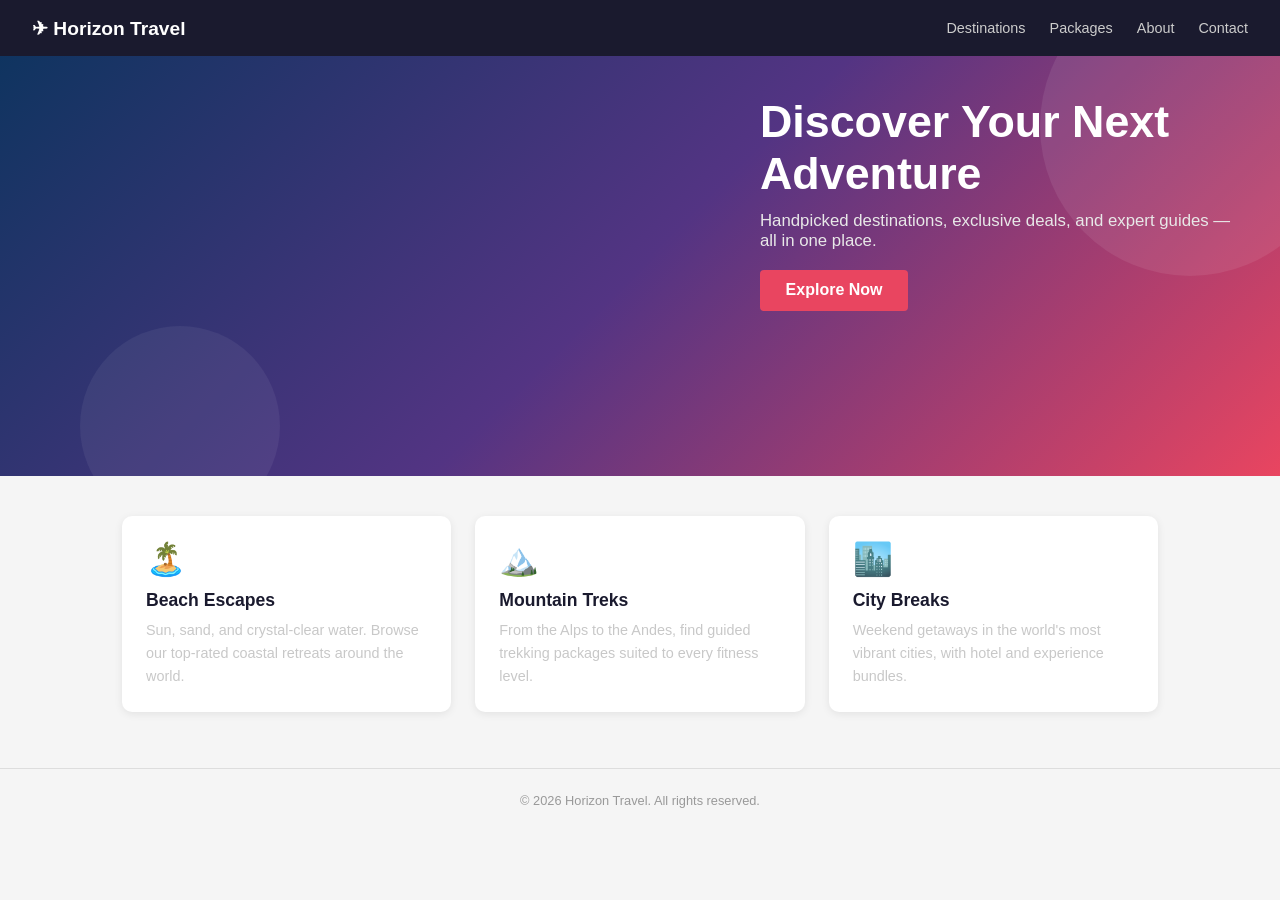
<file: demo-sites/demo1.html>
<!DOCTYPE html>
<html lang="en">
<head>
  <meta charset="UTF-8">
  <meta name="viewport" content="width=device-width, initial-scale=1.0">
  <title>Horizon Travel — Demo 1</title>
  <style>
    /* ── Reset & base ──────────────────────────────────────────────────────── */
    * { box-sizing: border-box; margin: 0; padding: 0; }
    body { font-family: 'Segoe UI', Arial, sans-serif; background: #f5f5f5; }

    /* ── Nav ───────────────────────────────────────────────────────────────── */
    nav {
      background: #1a1a2e;
      display: flex;
      align-items: center;
      justify-content: space-between;
      padding: 0 2rem;
      height: 56px;
    }
    nav .logo { color: #fff; font-weight: 700; font-size: 1.2rem; }
    nav ul { list-style: none; display: flex; gap: 1.5rem; }
    nav ul a { color: #ccc; text-decoration: none; font-size: .9rem; }

    /* ── Hero ──────────────────────────────────────────────────────────────── */
    .hero {
      position: relative;
      height: 420px;
      /* Gradient that looks like a travel photo */
      background: linear-gradient(135deg, #0f3460 0%, #533483 50%, #e94560 100%);
      overflow: hidden;
    }
    /* Decorative pseudo-image shapes */
    .hero::before {
      content: '';
      position: absolute;
      width: 300px; height: 300px;
      border-radius: 50%;
      background: rgba(255,255,255,.08);
      top: -80px; right: -60px;
    }
    .hero::after {
      content: '';
      position: absolute;
      width: 200px; height: 200px;
      border-radius: 50%;
      background: rgba(255,255,255,.06);
      bottom: -50px; left: 80px;
    }

    /* BUG 1 ─ hero text has NO background / shadow, white text on light area
               of gradient → contrast ratio drops below 3:1 on the right half */
    .hero-content {
      position: absolute;
      /* Deliberately placed where the gradient is lightest (top-right) */
      top: 40px;
      right: 40px;
      width: 480px;
      /* no text-shadow, no semi-opaque backdrop */
    }
    .hero-content h1 {
      font-size: 2.8rem;
      color: #ffffff;          /* white on near-white gradient area → bad */
      line-height: 1.15;
    }
    .hero-content p {
      margin-top: .75rem;
      font-size: 1.05rem;
      /* BUG 2 ─ very light grey text on the light part of the gradient
                 contrast ratio ≈ 1.8:1 — fails WCAG AA (needs 4.5:1) */
      color: #e8e8e8;
    }
    .hero-content .cta {
      display: inline-block;
      margin-top: 1.2rem;
      padding: .7rem 1.6rem;
      background: #e94560;
      color: #fff;
      border-radius: 4px;
      text-decoration: none;
      font-weight: 600;
    }

    /* ── Feature cards ─────────────────────────────────────────────────────── */
    .features {
      display: flex;
      gap: 1.5rem;
      padding: 2.5rem 2rem;
      max-width: 1100px;
      margin: 0 auto;
    }
    .card {
      flex: 1;
      background: #fff;
      border-radius: 10px;
      padding: 1.5rem;
      box-shadow: 0 2px 8px rgba(0,0,0,.08);
    }
    .card h3 { font-size: 1.1rem; color: #1a1a2e; margin-bottom: .5rem; }
    /* BUG 2 continued ─ body copy uses near-white-on-white colour */
    .card p  { font-size: .9rem; color: #c8c8c8; line-height: 1.6; }
    /*                                  ^^^^^^^ contrast ratio ≈ 1.5:1 on white */

    .card .icon {
      font-size: 2rem;
      margin-bottom: .75rem;
    }

    /* ── Footer ────────────────────────────────────────────────────────────── */
    footer {
      text-align: center;
      padding: 1.5rem;
      font-size: .8rem;
      color: #999;
      border-top: 1px solid #ddd;
      margin-top: 1rem;
    }
  </style>
</head>
<body>

  <nav>
    <span class="logo">✈ Horizon Travel</span>
    <ul>
      <li><a href="#">Destinations</a></li>
      <li><a href="#">Packages</a></li>
      <li><a href="#">About</a></li>
      <li><a href="#">Contact</a></li>
    </ul>
  </nav>

  <!-- Hero: text overlaps light part of gradient = BUG 1 (overlap / readability)
             light text colour = BUG 2 (contrast) -->
  <section class="hero">
    <div class="hero-content">
      <h1>Discover Your Next Adventure</h1>
      <p>Handpicked destinations, exclusive deals, and expert guides — all in one place.</p>
      <a class="cta" href="#">Explore Now</a>
    </div>
  </section>

  <!-- Cards: body text colour is #c8c8c8 on white = BUG 2 (contrast) -->
  <section class="features">
    <div class="card">
      <div class="icon">🏝️</div>
      <h3>Beach Escapes</h3>
      <p>Sun, sand, and crystal-clear water. Browse our top-rated coastal retreats around the world.</p>
    </div>
    <div class="card">
      <div class="icon">🏔️</div>
      <h3>Mountain Treks</h3>
      <p>From the Alps to the Andes, find guided trekking packages suited to every fitness level.</p>
    </div>
    <div class="card">
      <div class="icon">🏙️</div>
      <h3>City Breaks</h3>
      <p>Weekend getaways in the world's most vibrant cities, with hotel and experience bundles.</p>
    </div>
  </section>

  <footer>© 2026 Horizon Travel. All rights reserved.</footer>

</body>
</html>
</file>
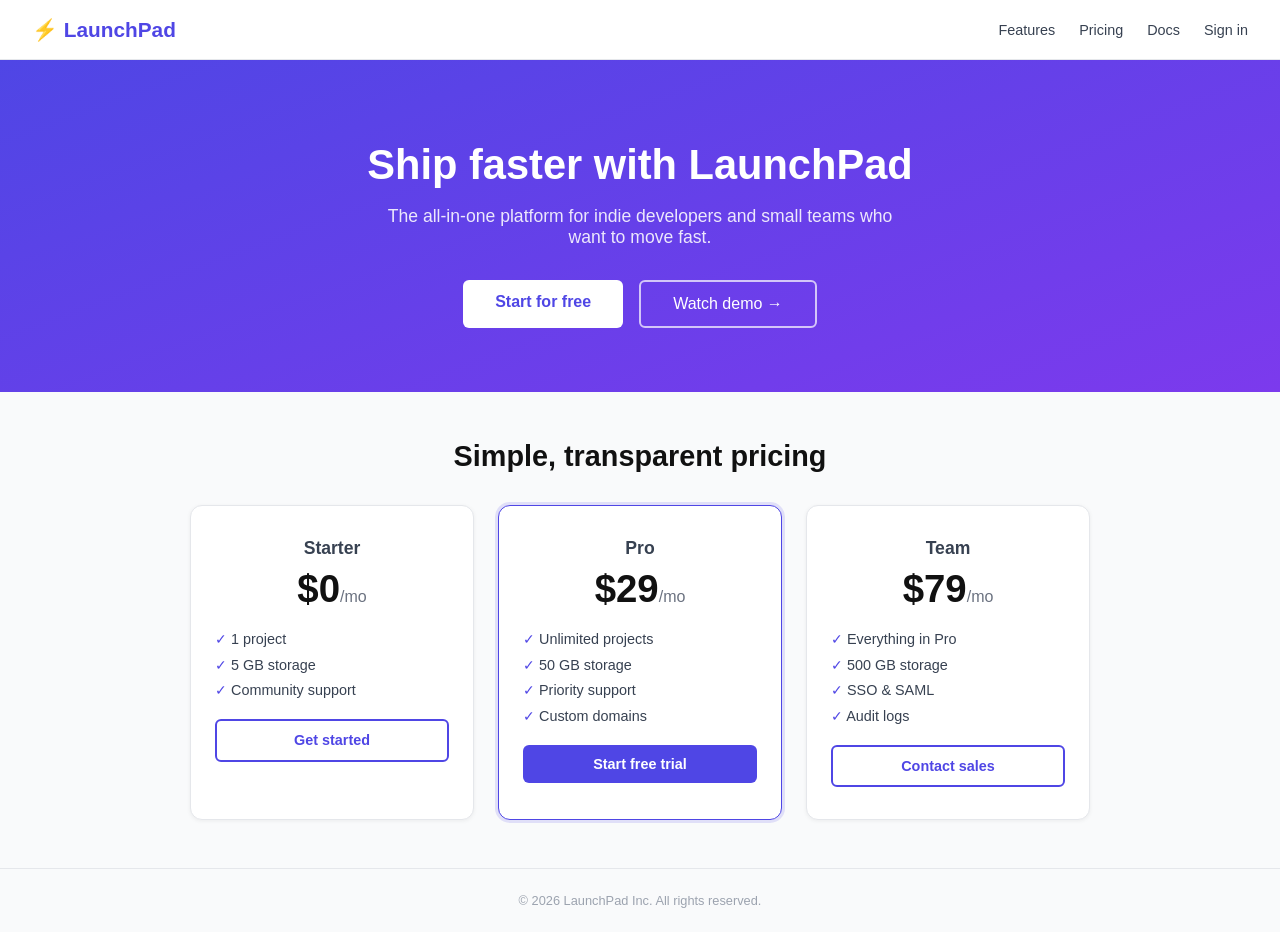
<file: demo-sites/demo2.html>
<!DOCTYPE html>
<html lang="en">
<head>
  <meta charset="UTF-8">
  <meta name="viewport" content="width=device-width, initial-scale=1.0">
  <title>LaunchPad SaaS — Demo 2</title>
  <style>
    /* ── Reset & base ──────────────────────────────────────────────────────── */
    * { box-sizing: border-box; margin: 0; padding: 0; }
    body { font-family: 'Segoe UI', Arial, sans-serif; background: #f9fafb; color: #111; }

    /* ── Nav ───────────────────────────────────────────────────────────────── */
    nav {
      background: #fff;
      border-bottom: 1px solid #e5e7eb;
      display: flex;
      align-items: center;
      justify-content: space-between;
      padding: 0 2rem;
      height: 60px;
    }
    nav .logo { font-weight: 800; font-size: 1.3rem; color: #4f46e5; }
    nav .nav-links { display: flex; gap: 1.5rem; }
    nav .nav-links a { color: #374151; text-decoration: none; font-size: .9rem; }

    /* ── Hero ──────────────────────────────────────────────────────────────── */
    .hero {
      background: linear-gradient(160deg, #4f46e5 0%, #7c3aed 100%);
      color: #fff;
      padding: 5rem 2rem 4rem;
      text-align: center;
    }
    .hero h1 { font-size: 2.6rem; line-height: 1.2; max-width: 700px; margin: 0 auto; }
    .hero p  { margin-top: 1rem; font-size: 1.1rem; opacity: .88; max-width: 520px; margin: 1rem auto 0; }

    /* ── CTA row ─────────────────────────────────────────────────────────────
       BUG 1 ─ The button row uses a fixed pixel width that exceeds the
                viewport on mobile.  On screens ≤ 480 px the right button
                is clipped and unreachable.                                   */
    .cta-row {
      display: flex;
      gap: 1rem;
      justify-content: center;
      margin-top: 2rem;
      /* Fixed width forces overflow on small screens */
      width: 600px;
      margin-left: auto;
      margin-right: auto;
    }
    .btn-primary {
      padding: .8rem 2rem;
      background: #fff;
      color: #4f46e5;
      font-weight: 700;
      border-radius: 6px;
      text-decoration: none;
      white-space: nowrap;
      /* BUG 1 continued: no min-width / flex-shrink, so it never wraps */
      flex-shrink: 0;
    }
    .btn-secondary {
      padding: .8rem 2rem;
      background: transparent;
      color: #fff;
      border: 2px solid rgba(255,255,255,.7);
      border-radius: 6px;
      text-decoration: none;
      white-space: nowrap;
      flex-shrink: 0;
    }

    /* ── Pricing ─────────────────────────────────────────────────────────────
       BUG 2 ─ The three pricing cards are in a rigid 900 px row.
                On a 390 px mobile viewport they overflow horizontally
                instead of stacking.                                          */
    .pricing {
      padding: 3rem 2rem;
      text-align: center;
    }
    .pricing h2 { font-size: 1.8rem; margin-bottom: 2rem; color: #111; }

    .plans {
      display: flex;
      gap: 1.5rem;
      justify-content: center;
      /* Hard pixel width — breaks on mobile */
      width: 900px;
      margin: 0 auto;
    }
    .plan {
      background: #fff;
      border: 1px solid #e5e7eb;
      border-radius: 12px;
      padding: 2rem 1.5rem;
      flex: 1;
      min-width: 260px;
      box-shadow: 0 1px 4px rgba(0,0,0,.06);
    }
    .plan.featured {
      border-color: #4f46e5;
      box-shadow: 0 0 0 3px rgba(79,70,229,.15);
    }
    .plan h3  { font-size: 1.1rem; color: #374151; }
    .plan .price { font-size: 2.4rem; font-weight: 800; color: #111; margin: .5rem 0; }
    .plan .price span { font-size: 1rem; font-weight: 400; color: #6b7280; }
    .plan ul  { list-style: none; text-align: left; margin: 1rem 0; font-size: .9rem; color: #374151; }
    .plan ul li { padding: .3rem 0; }
    .plan ul li::before { content: '✓  '; color: #4f46e5; }
    .plan .btn {
      display: block;
      padding: .7rem;
      text-align: center;
      border-radius: 6px;
      text-decoration: none;
      font-weight: 600;
      font-size: .9rem;
    }
    .plan .btn-outline { border: 2px solid #4f46e5; color: #4f46e5; }
    .plan.featured .btn { background: #4f46e5; color: #fff; }

    /* ── Footer ────────────────────────────────────────────────────────────── */
    footer {
      text-align: center;
      padding: 1.5rem;
      font-size: .8rem;
      color: #9ca3af;
      border-top: 1px solid #e5e7eb;
    }
  </style>
</head>
<body>

  <nav>
    <span class="logo">⚡ LaunchPad</span>
    <div class="nav-links">
      <a href="#">Features</a>
      <a href="#">Pricing</a>
      <a href="#">Docs</a>
      <a href="#">Sign in</a>
    </div>
  </nav>

  <section class="hero">
    <h1>Ship faster with LaunchPad</h1>
    <p>The all-in-one platform for indie developers and small teams who want to move fast.</p>

    <!-- BUG 1: rigid 600px container clips right button on mobile -->
    <div class="cta-row">
      <a class="btn-primary" href="#">Start for free</a>
      <a class="btn-secondary" href="#">Watch demo →</a>
    </div>
  </section>

  <!-- BUG 2: rigid 900px .plans row overflows on mobile -->
  <section class="pricing">
    <h2>Simple, transparent pricing</h2>
    <div class="plans">
      <div class="plan">
        <h3>Starter</h3>
        <div class="price">$0<span>/mo</span></div>
        <ul>
          <li>1 project</li>
          <li>5 GB storage</li>
          <li>Community support</li>
        </ul>
        <a class="btn btn-outline" href="#">Get started</a>
      </div>
      <div class="plan featured">
        <h3>Pro</h3>
        <div class="price">$29<span>/mo</span></div>
        <ul>
          <li>Unlimited projects</li>
          <li>50 GB storage</li>
          <li>Priority support</li>
          <li>Custom domains</li>
        </ul>
        <a class="btn" href="#">Start free trial</a>
      </div>
      <div class="plan">
        <h3>Team</h3>
        <div class="price">$79<span>/mo</span></div>
        <ul>
          <li>Everything in Pro</li>
          <li>500 GB storage</li>
          <li>SSO &amp; SAML</li>
          <li>Audit logs</li>
        </ul>
        <a class="btn btn-outline" href="#">Contact sales</a>
      </div>
    </div>
  </section>

  <footer>© 2026 LaunchPad Inc. All rights reserved.</footer>

</body>
</html>
</file>
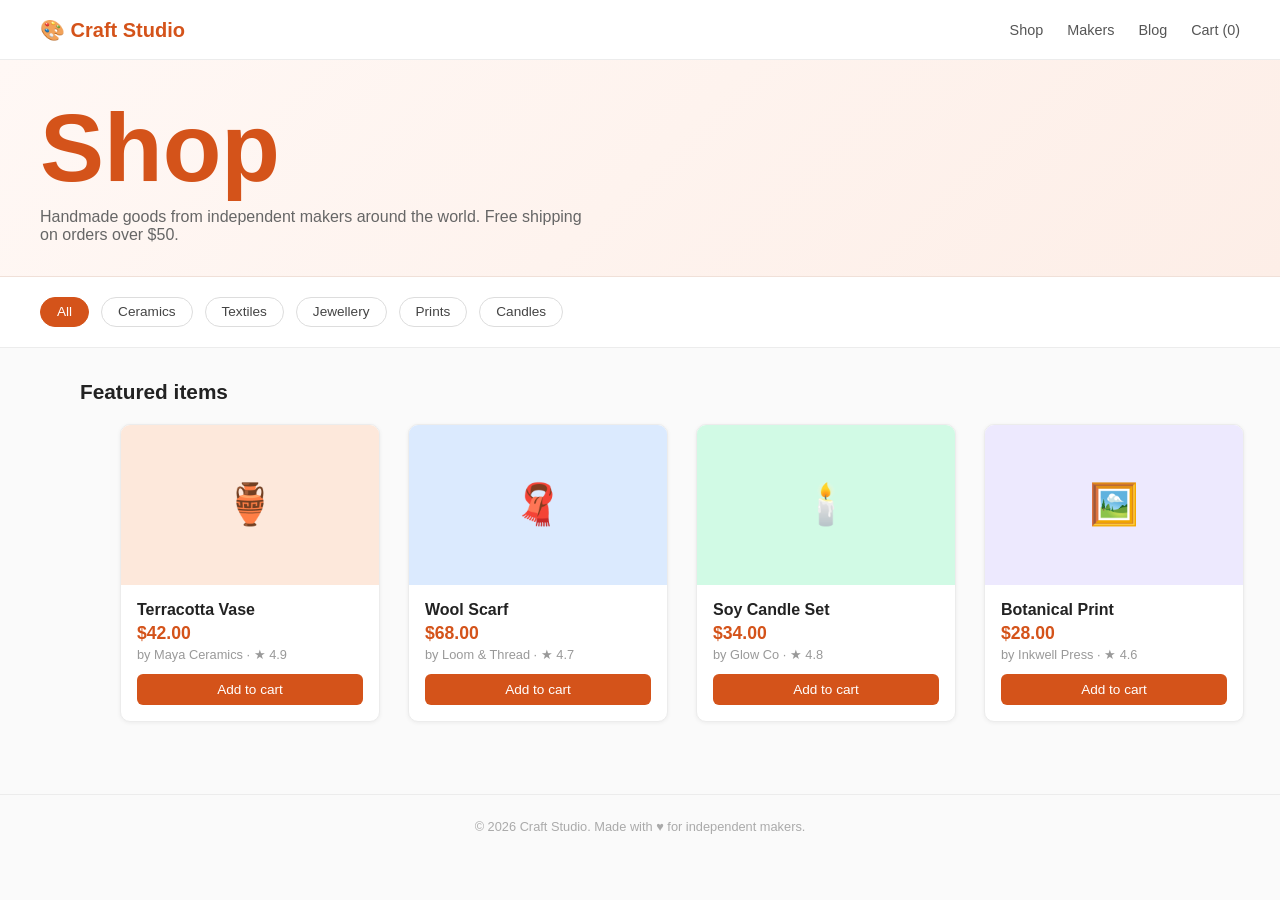
<file: demo-sites/demo3.html>
<!DOCTYPE html>
<html lang="en">
<head>
  <meta charset="UTF-8">
  <meta name="viewport" content="width=device-width, initial-scale=1.0">
  <title>Craft Studio — Demo 3</title>
  <style>
    /* ── Reset & base ──────────────────────────────────────────────────────── */
    * { box-sizing: border-box; margin: 0; padding: 0; }
    body { font-family: 'Segoe UI', Arial, sans-serif; background: #fafafa; color: #333; }

    /* ── Nav ───────────────────────────────────────────────────────────────── */
    nav {
      background: #fff;
      border-bottom: 1px solid #ececec;
      display: flex;
      align-items: center;
      justify-content: space-between;
      padding: 0 2.5rem;
      height: 60px;
    }
    nav .logo { font-weight: 800; font-size: 1.25rem; color: #d4531a; }
    nav ul { list-style: none; display: flex; gap: 1.5rem; }
    nav ul a { color: #555; text-decoration: none; font-size: .9rem; }

    /* ── Page header ─────────────────────────────────────────────────────────
       BUG 1 ─ The <h1> font-size is 96px — enormous relative to body text,
                shatters visual hierarchy and pushes content below the fold.  */
    .page-header {
      background: linear-gradient(135deg, #fff8f5 0%, #fdeee7 100%);
      padding: 2.5rem 2.5rem 2rem;
      border-bottom: 1px solid #f0e0d8;
    }
    .page-header h1 {
      /* BUG 1: oversized heading */
      font-size: 96px;
      font-weight: 900;
      color: #d4531a;
      line-height: 1;
    }
    .page-header p {
      margin-top: .75rem;
      font-size: 1rem;
      color: #666;
      max-width: 560px;
    }

    /* ── Filter bar ─────────────────────────────────────────────────────────── */
    .filters {
      display: flex;
      gap: .75rem;
      padding: 1.25rem 2.5rem;
      background: #fff;
      border-bottom: 1px solid #ececec;
      flex-wrap: wrap;
    }
    .filter-btn {
      padding: .4rem 1rem;
      border: 1px solid #ddd;
      border-radius: 999px;
      background: #fff;
      font-size: .85rem;
      cursor: pointer;
      color: #444;
    }
    .filter-btn.active { background: #d4531a; color: #fff; border-color: #d4531a; }

    /* ── Product grid ────────────────────────────────────────────────────────
       BUG 2 ─ Cards use absolute pixel margins that misalign them: the first
                card is shifted right by 40px and the last card's right edge
                bleeds 60px outside the container.                            */
    .product-grid {
      padding: 2rem 2.5rem;
      max-width: 1200px;
      margin: 0 auto;
    }
    .product-grid h2 {
      font-size: 1.3rem;
      color: #222;
      margin-bottom: 1.25rem;
    }

    .cards {
      display: flex;
      flex-wrap: wrap;
      /* Using gap would fix it — instead we use inconsistent margins (BUG 2) */
      gap: 0;
    }

    .product-card {
      width: 260px;
      background: #fff;
      border: 1px solid #ececec;
      border-radius: 10px;
      overflow: hidden;
      box-shadow: 0 1px 4px rgba(0,0,0,.06);
      /* BUG 2: hard-coded, inconsistent margins misalign every card */
      margin-right: 28px;
      margin-bottom: 1.5rem;
    }
    /* BUG 2: first card is pushed 40px to the right by a positive margin-left */
    .product-card:first-child { margin-left: 40px; }
    /* BUG 2: last card overflows its container */
    .product-card:last-child  { margin-right: -60px; }

    /* Colour swatch stands in for a product photo */
    .card-thumb {
      height: 160px;
      display: flex;
      align-items: center;
      justify-content: center;
      font-size: 2.5rem;
    }
    .card-body { padding: 1rem; }
    .card-body h3 { font-size: 1rem; color: #222; margin-bottom: .25rem; }
    .card-body .price { font-size: 1.1rem; font-weight: 700; color: #d4531a; }
    .card-body .meta  { font-size: .8rem; color: #999; margin-top: .2rem; }
    .card-body .add-btn {
      display: block;
      width: 100%;
      margin-top: .75rem;
      padding: .5rem;
      background: #d4531a;
      color: #fff;
      border: none;
      border-radius: 6px;
      font-size: .85rem;
      cursor: pointer;
      text-align: center;
      text-decoration: none;
    }

    /* ── Footer ────────────────────────────────────────────────────────────── */
    footer {
      text-align: center;
      padding: 1.5rem;
      font-size: .8rem;
      color: #aaa;
      border-top: 1px solid #ececec;
      margin-top: 1rem;
    }
  </style>
</head>
<body>

  <nav>
    <span class="logo">🎨 Craft Studio</span>
    <ul>
      <li><a href="#">Shop</a></li>
      <li><a href="#">Makers</a></li>
      <li><a href="#">Blog</a></li>
      <li><a href="#">Cart (0)</a></li>
    </ul>
  </nav>

  <!-- BUG 1: h1 font-size 96px is way too big -->
  <header class="page-header">
    <h1>Shop</h1>
    <p>Handmade goods from independent makers around the world. Free shipping on orders over $50.</p>
  </header>

  <div class="filters">
    <button class="filter-btn active">All</button>
    <button class="filter-btn">Ceramics</button>
    <button class="filter-btn">Textiles</button>
    <button class="filter-btn">Jewellery</button>
    <button class="filter-btn">Prints</button>
    <button class="filter-btn">Candles</button>
  </div>

  <!-- BUG 2: misaligned cards — first-child margin-left: 40px,
              last-child margin-right: -60px, inconsistent gaps -->
  <section class="product-grid">
    <h2>Featured items</h2>
    <div class="cards">
      <div class="product-card">
        <div class="card-thumb" style="background:#fde8db;">🏺</div>
        <div class="card-body">
          <h3>Terracotta Vase</h3>
          <div class="price">$42.00</div>
          <div class="meta">by Maya Ceramics · ★ 4.9</div>
          <a class="add-btn" href="#">Add to cart</a>
        </div>
      </div>
      <div class="product-card">
        <div class="card-thumb" style="background:#dbeafe;">🧣</div>
        <div class="card-body">
          <h3>Wool Scarf</h3>
          <div class="price">$68.00</div>
          <div class="meta">by Loom &amp; Thread · ★ 4.7</div>
          <a class="add-btn" href="#">Add to cart</a>
        </div>
      </div>
      <div class="product-card">
        <div class="card-thumb" style="background:#d1fae5;">🕯️</div>
        <div class="card-body">
          <h3>Soy Candle Set</h3>
          <div class="price">$34.00</div>
          <div class="meta">by Glow Co · ★ 4.8</div>
          <a class="add-btn" href="#">Add to cart</a>
        </div>
      </div>
      <div class="product-card">
        <div class="card-thumb" style="background:#ede9fe;">🖼️</div>
        <div class="card-body">
          <h3>Botanical Print</h3>
          <div class="price">$28.00</div>
          <div class="meta">by Inkwell Press · ★ 4.6</div>
          <a class="add-btn" href="#">Add to cart</a>
        </div>
      </div>
    </div>
  </section>

  <footer>© 2026 Craft Studio. Made with ♥ for independent makers.</footer>

</body>
</html>
</file>
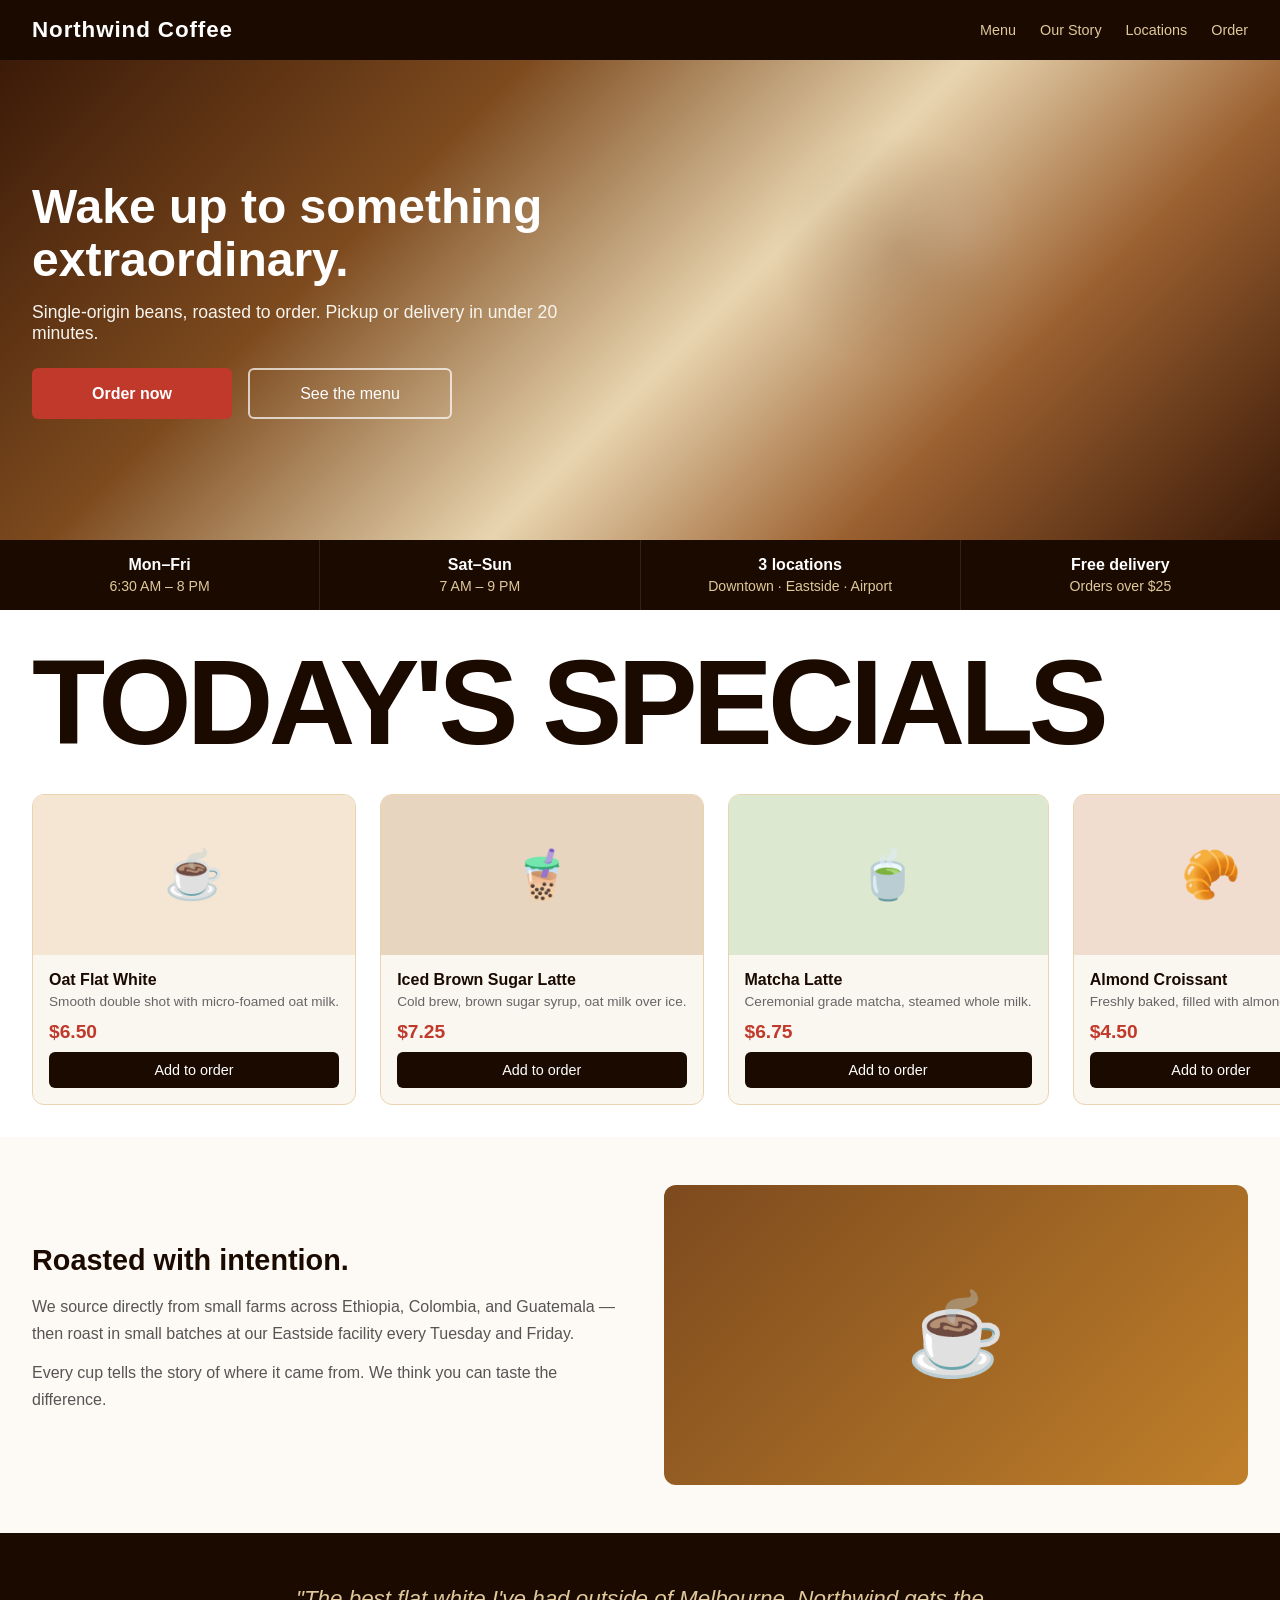
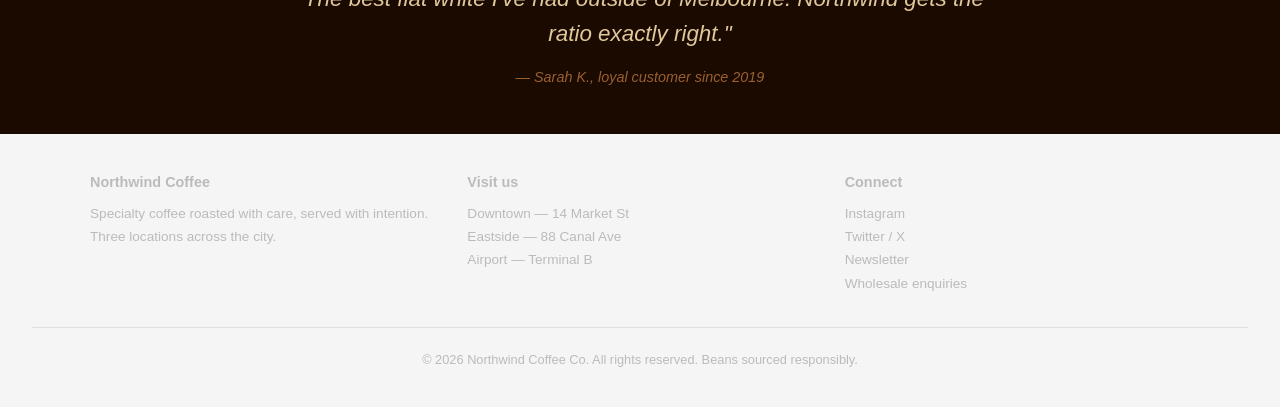
<file: demo-sites/demo4.html>
<!DOCTYPE html>
<!--
  demo4.html — Northwind Coffee
  Deliberately broken demo fixture for SiteSurgeon.
  DO NOT PRE-FIX. The agent must find and fix everything itself.

  Bugs planted
  ────────────
  1. Hero text on top of a CSS-painted photo gradient: white text on near-white
     area → contrast ≈ 1.4:1 (WCAG AA needs 4.5:1). Text also has no backdrop.
  2. "Order now" CTA button: fixed width 420px, no flex-wrap → clipped off
     right edge on 390px mobile (overflow ~30px).
  3. Menu grid: display:flex with min-width:260px per card, no wrap →
     overflows horizontally ~200px+ on 390px mobile.
  4. "TODAY'S SPECIALS" heading: font-size 120px → forces sideways scroll on
     any viewport narrower than 750px.
  5. Footer text: #bbb on #f5f5f5 → contrast ≈ 1.7:1, far below WCAG AA.
-->
<html lang="en">
<head>
  <meta charset="UTF-8">
  <meta name="viewport" content="width=device-width, initial-scale=1.0">
  <title>Northwind Coffee</title>
  <style>
    /* ── Reset ───────────────────────────────────────────────── */
    * { box-sizing: border-box; margin: 0; padding: 0; }
    body { font-family: 'Segoe UI', Arial, sans-serif; background: #fff; color: #1a1a1a; }

    /* ── Nav ─────────────────────────────────────────────────── */
    nav {
      display: flex;
      justify-content: space-between;
      align-items: center;
      padding: 0 2rem;
      height: 60px;
      background: #1a0a00;
      color: #fff;
    }
    .logo { font-size: 1.4rem; font-weight: 700; letter-spacing: .04em; }
    .nav-links { display: flex; gap: 1.5rem; list-style: none; }
    .nav-links a { color: #e0c89a; text-decoration: none; font-size: .9rem; }

    /* ── Hero ───────────────────────────────────────────────────
       BUG 1: white text laid directly on the lightest part of
              the gradient (top-right), contrast ~1.4:1.
       BUG 2: "Order now" button is 420px wide with no flex-wrap,
              overflows on mobile.                                 */
    .hero {
      position: relative;
      min-height: 480px;
      display: flex;
      flex-direction: column;
      justify-content: center;
      padding: 3rem 2rem;
      /* "photo" painted as gradient — deliberately light in the middle */
      background: linear-gradient(135deg,
        #3b1a08 0%, #7d4a1e 30%,
        #e8d5b0 55%,        /* near-white warm zone — the bug zone */
        #9b6030 75%, #3b1a08 100%);
      overflow: hidden;
    }
    .hero::before {
      content: '';
      position: absolute; inset: 0;
      /* Faint coffee-cup silhouette shapes */
      background:
        radial-gradient(circle 120px at 70% 40%, rgba(80,40,10,.15) 0%, transparent 100%),
        radial-gradient(circle 60px at 75% 35%, rgba(255,255,255,.08) 0%, transparent 100%);
    }
    .hero-content {
      position: relative;
      max-width: 560px;
      /* BUG 1: no text-shadow or backdrop — text sits on the light area */
    }
    .hero-content h1 {
      font-size: 3rem;
      font-weight: 800;
      color: #ffffff;          /* white on near-white gradient → bad contrast */
      line-height: 1.1;
      margin-bottom: 1rem;
    }
    .hero-content p {
      font-size: 1.1rem;
      color: #f8f4ee;          /* even lighter — barely readable on light zone */
      margin-bottom: 1.5rem;
    }
    /* BUG 2: fixed 420px width, white-space:nowrap, flex-shrink:0 */
    .hero-cta-row {
      display: flex;
      gap: 1rem;
      /* No flex-wrap — both buttons in a rigid 420px container */
      width: 420px;
    }
    .btn-primary {
      flex: 1;
      padding: .9rem 1.5rem;
      background: #c0392b;
      color: #fff;
      border: none;
      border-radius: 6px;
      font-size: 1rem;
      font-weight: 700;
      cursor: pointer;
      white-space: nowrap;
    }
    .btn-secondary {
      flex: 1;
      padding: .9rem 1.5rem;
      background: transparent;
      color: #fff;
      border: 2px solid rgba(255,255,255,.7);
      border-radius: 6px;
      font-size: 1rem;
      cursor: pointer;
      white-space: nowrap;
    }

    /* ── Info bar ────────────────────────────────────────────── */
    .info-bar {
      display: flex;
      gap: 0;
      background: #1a0a00;
      color: #e0c89a;
    }
    .info-item {
      flex: 1;
      padding: 1rem 1.5rem;
      text-align: center;
      font-size: .88rem;
      border-right: 1px solid rgba(255,255,255,.1);
    }
    .info-item:last-child { border-right: none; }
    .info-item strong { display: block; font-size: 1rem; color: #fff; margin-bottom: .25rem; }

    /* ── Specials heading ────────────────────────────────────────
       BUG 4: 120px font forces horizontal scroll on any screen
              narrower than ~750px                                 */
    .specials-section {
      padding: 2rem 2rem 0;
      overflow: visible;    /* intentionally not hidden — must overflow */
    }
    .specials-heading {
      font-size: 120px;     /* BUG 4: way too big */
      font-weight: 900;
      letter-spacing: -.04em;
      color: #1a0a00;
      line-height: 1;
      margin-bottom: 2rem;
      white-space: nowrap;  /* prevents wrapping — ensures horizontal scroll */
    }

    /* ── Menu grid ───────────────────────────────────────────────
       BUG 3: flex row with min-width:260px per card, no wrap,
              overflows ~200px+ on 390px mobile                    */
    .menu-grid {
      display: flex;
      gap: 1.5rem;
      padding: 0 2rem 2rem;
      /* No flex-wrap, no overflow:hidden — cards spill to the right */
    }
    .menu-card {
      min-width: 260px;
      background: #faf6f0;
      border: 1px solid #e8d5b0;
      border-radius: 12px;
      overflow: hidden;
      flex-shrink: 0;
    }
    /* Color swatch stands in for a product photo */
    .card-img {
      height: 160px;
      display: flex;
      align-items: center;
      justify-content: center;
      font-size: 3rem;
    }
    .card-body { padding: 1rem; }
    .card-body h3 { font-size: 1rem; font-weight: 700; color: #1a0a00; margin-bottom: .3rem; }
    .card-body p  { font-size: .85rem; color: #666; margin-bottom: .75rem; }
    .card-price {
      font-size: 1.2rem;
      font-weight: 800;
      color: #c0392b;
      margin-bottom: .6rem;
    }
    .add-btn {
      display: block;
      width: 100%;
      padding: .6rem;
      background: #1a0a00;
      color: #fff;
      border: none;
      border-radius: 6px;
      font-size: .9rem;
      cursor: pointer;
      text-align: center;
    }

    /* ── Story section ──────────────────────────────────────────── */
    .story {
      display: grid;
      grid-template-columns: 1fr 1fr;
      gap: 3rem;
      padding: 3rem 2rem;
      background: #fdf9f4;
      align-items: center;
    }
    .story-text h2 { font-size: 1.8rem; font-weight: 700; color: #1a0a00; margin-bottom: 1rem; }
    .story-text p  { color: #555; line-height: 1.7; margin-bottom: .75rem; }
    .story-img {
      height: 300px;
      border-radius: 12px;
      background: linear-gradient(135deg, #7d4a1e 0%, #c0802a 100%);
      display: flex;
      align-items: center;
      justify-content: center;
      font-size: 5rem;
    }

    /* ── Testimonial ─────────────────────────────────────────────── */
    .testimonial {
      padding: 3rem 2rem;
      text-align: center;
      background: #1a0a00;
    }
    .testimonial blockquote {
      font-size: 1.4rem;
      font-style: italic;
      color: #e0c89a;
      max-width: 700px;
      margin: 0 auto 1rem;
      line-height: 1.6;
    }
    .testimonial cite { color: #9b6030; font-size: .9rem; }

    /* ── Footer ─────────────────────────────────────────────────────
       BUG 5: #bbb text on #f5f5f5 background → contrast ≈ 1.7:1   */
    footer {
      background: #f5f5f5;
      padding: 2.5rem 2rem;
    }
    .footer-inner {
      display: grid;
      grid-template-columns: repeat(3, 1fr);
      gap: 2rem;
      max-width: 1100px;
      margin: 0 auto;
    }
    .footer-col h4 { font-size: .9rem; font-weight: 700; color: #bbb; margin-bottom: .75rem; }
    /*                                                              ^^^ BUG 5 */
    .footer-col p, .footer-col a {
      font-size: .85rem;
      color: #bbb;            /* BUG 5: #bbb on #f5f5f5 = 1.7:1 contrast */
      line-height: 1.7;
      text-decoration: none;
      display: block;
    }
    .footer-bottom {
      text-align: center;
      margin-top: 2rem;
      padding-top: 1.5rem;
      border-top: 1px solid #e0e0e0;
      font-size: .8rem;
      color: #bbb;            /* BUG 5 continues */
    }
  </style>
</head>
<body>

  <nav>
    <span class="logo">Northwind Coffee</span>
    <ul class="nav-links">
      <li><a href="#">Menu</a></li>
      <li><a href="#">Our Story</a></li>
      <li><a href="#">Locations</a></li>
      <li><a href="#">Order</a></li>
    </ul>
  </nav>

  <!-- BUG 1: white text on near-white gradient zone -->
  <!-- BUG 2: rigid 420px CTA row clips on mobile    -->
  <section class="hero">
    <div class="hero-content">
      <h1>Wake up to something extraordinary.</h1>
      <p>Single-origin beans, roasted to order. Pickup or delivery in under 20 minutes.</p>
      <div class="hero-cta-row">
        <button class="btn-primary">Order now</button>
        <button class="btn-secondary">See the menu</button>
      </div>
    </div>
  </section>

  <div class="info-bar">
    <div class="info-item"><strong>Mon–Fri</strong>6:30 AM – 8 PM</div>
    <div class="info-item"><strong>Sat–Sun</strong>7 AM – 9 PM</div>
    <div class="info-item"><strong>3 locations</strong>Downtown · Eastside · Airport</div>
    <div class="info-item"><strong>Free delivery</strong>Orders over $25</div>
  </div>

  <!-- BUG 4: 120px heading forces horizontal scroll -->
  <!-- BUG 3: flex menu grid overflows on mobile      -->
  <div class="specials-section">
    <h2 class="specials-heading">TODAY'S SPECIALS</h2>
  </div>
  <div class="menu-grid">
    <div class="menu-card">
      <div class="card-img" style="background:#f5e6d3;">☕</div>
      <div class="card-body">
        <h3>Oat Flat White</h3>
        <p>Smooth double shot with micro-foamed oat milk.</p>
        <div class="card-price">$6.50</div>
        <button class="add-btn">Add to order</button>
      </div>
    </div>
    <div class="menu-card">
      <div class="card-img" style="background:#e8d5c0;">🧋</div>
      <div class="card-body">
        <h3>Iced Brown Sugar Latte</h3>
        <p>Cold brew, brown sugar syrup, oat milk over ice.</p>
        <div class="card-price">$7.25</div>
        <button class="add-btn">Add to order</button>
      </div>
    </div>
    <div class="menu-card">
      <div class="card-img" style="background:#dde8d0;">🍵</div>
      <div class="card-body">
        <h3>Matcha Latte</h3>
        <p>Ceremonial grade matcha, steamed whole milk.</p>
        <div class="card-price">$6.75</div>
        <button class="add-btn">Add to order</button>
      </div>
    </div>
    <div class="menu-card">
      <div class="card-img" style="background:#f0ddd0;">🥐</div>
      <div class="card-body">
        <h3>Almond Croissant</h3>
        <p>Freshly baked, filled with almond cream.</p>
        <div class="card-price">$4.50</div>
        <button class="add-btn">Add to order</button>
      </div>
    </div>
    <div class="menu-card">
      <div class="card-img" style="background:#f5e8d8;">🍫</div>
      <div class="card-body">
        <h3>Mocha Affogato</h3>
        <p>Espresso poured over house-made chocolate gelato.</p>
        <div class="card-price">$8.00</div>
        <button class="add-btn">Add to order</button>
      </div>
    </div>
  </div>

  <section class="story">
    <div class="story-text">
      <h2>Roasted with intention.</h2>
      <p>We source directly from small farms across Ethiopia, Colombia, and Guatemala — then roast in small batches at our Eastside facility every Tuesday and Friday.</p>
      <p>Every cup tells the story of where it came from. We think you can taste the difference.</p>
    </div>
    <div class="story-img">☕</div>
  </section>

  <section class="testimonial">
    <blockquote>"The best flat white I've had outside of Melbourne. Northwind gets the ratio exactly right."</blockquote>
    <cite>— Sarah K., loyal customer since 2019</cite>
  </section>

  <!-- BUG 5: #bbb text on #f5f5f5 → contrast 1.7:1 -->
  <footer>
    <div class="footer-inner">
      <div class="footer-col">
        <h4>Northwind Coffee</h4>
        <p>Specialty coffee roasted with care, served with intention. Three locations across the city.</p>
      </div>
      <div class="footer-col">
        <h4>Visit us</h4>
        <a href="#">Downtown — 14 Market St</a>
        <a href="#">Eastside — 88 Canal Ave</a>
        <a href="#">Airport — Terminal B</a>
      </div>
      <div class="footer-col">
        <h4>Connect</h4>
        <a href="#">Instagram</a>
        <a href="#">Twitter / X</a>
        <a href="#">Newsletter</a>
        <a href="#">Wholesale enquiries</a>
      </div>
    </div>
    <p class="footer-bottom">© 2026 Northwind Coffee Co. All rights reserved. Beans sourced responsibly.</p>
  </footer>

</body>
</html>
</file>
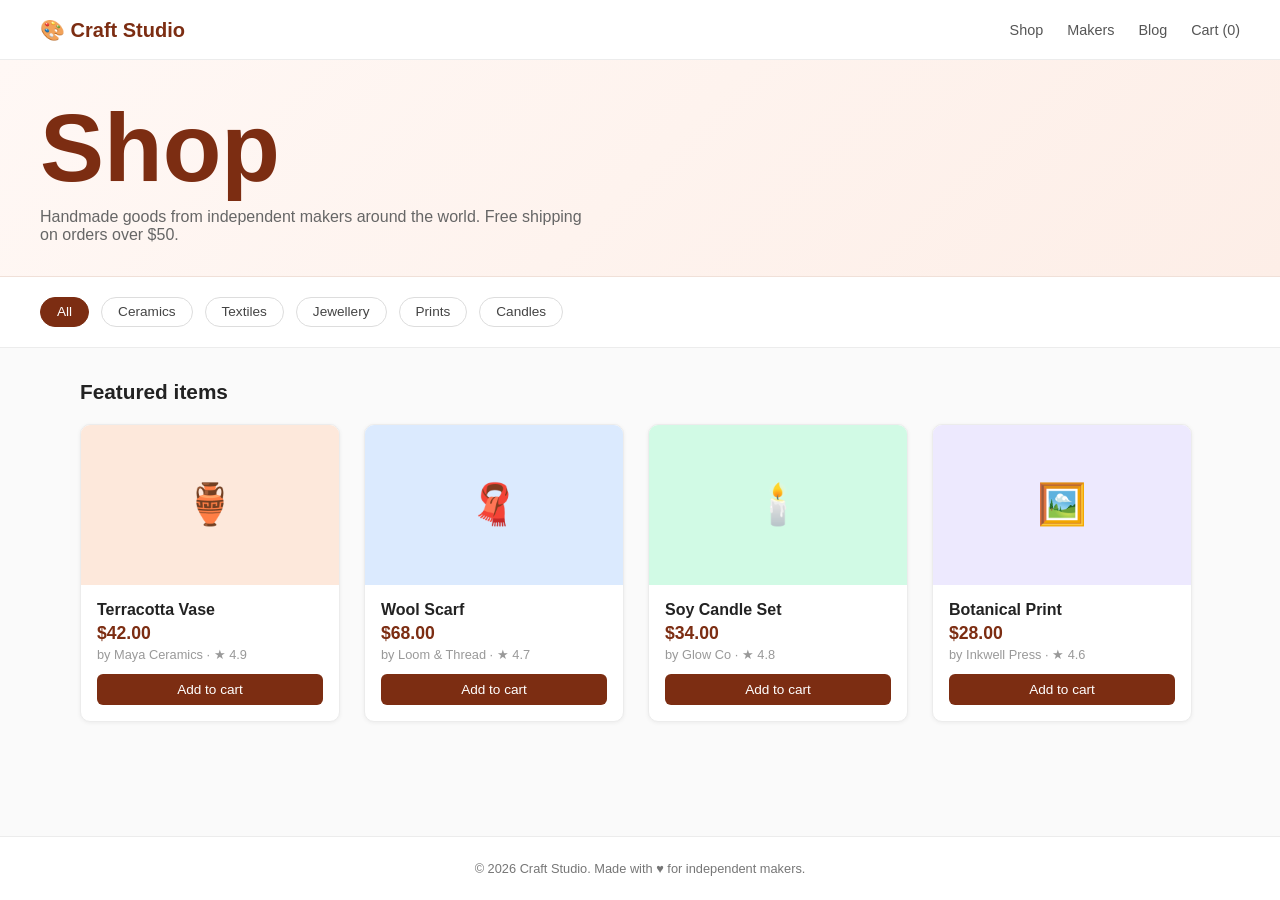
<file: sample_runs/15fe1fa6/fixed.html>
<!DOCTYPE html>
<html lang="en">
<head>
  <meta charset="UTF-8">
  <meta name="viewport" content="width=device-width, initial-scale=1.0">
  <title>Craft Studio — Demo 3</title>
  <style>
    /* ── Reset & base ──────────────────────────────────────────────────────── */
    * { box-sizing: border-box; margin: 0; padding: 0; }
    html, body { max-width: 100%; box-sizing: border-box; overflow-x: hidden; }
    body { font-family: 'Segoe UI', Arial, sans-serif; background: #fafafa; color: #333; padding-bottom: 70px; }

    /* ── Nav ───────────────────────────────────────────────────────────────── */
    nav {
      background: #fff;
      border-bottom: 1px solid #ececec;
      display: flex;
      align-items: center;
      justify-content: space-between;
      padding: 0 2.5rem;
      height: 60px;
      max-width: 100%;
      box-sizing: border-box;
    }
    nav .logo { font-weight: 800; font-size: 1.25rem; color: #7C2D12; }
    nav ul { list-style: none; display: flex; gap: 1.5rem; }
    nav ul a { color: #555; text-decoration: none; font-size: .9rem; }

    /* ── Page header ─────────────────────────────────────────────────────────
       BUG 1 ─ The <h1> font-size is 96px — enormous relative to body text,
                shatters visual hierarchy and pushes content below the fold.  */
    .page-header {
      background: linear-gradient(135deg, #fff8f5 0%, #fdeee7 100%);
      padding: 2.5rem 2.5rem 2rem;
      border-bottom: 1px solid #f0e0d8;
      max-width: 100%;
      box-sizing: border-box;
    }
    .page-header h1 {
      /* BUG 1: oversized heading */
      font-size: 96px;
      font-weight: 900;
      color: #7C2D12;
      line-height: 1;
    }
    .page-header p {
      margin-top: .75rem;
      font-size: 1rem;
      color: #666;
      max-width: 560px;
    }

    /* ── Filter bar ─────────────────────────────────────────────────────────── */
    .filters {
      display: flex;
      gap: .75rem;
      padding: 1.25rem 2.5rem;
      background: #fff;
      border-bottom: 1px solid #ececec;
      flex-wrap: wrap;
      max-width: 100%;
      box-sizing: border-box;
    }
    .filter-btn {
      padding: .4rem 1rem;
      border: 1px solid #ddd;
      border-radius: 999px;
      background: #fff;
      font-size: .85rem;
      cursor: pointer;
      color: #444;
    }
    .filter-btn.active { background: #7C2D12; color: #fff; border-color: #7C2D12; }

    /* ── Product grid ────────────────────────────────────────────────────────
       BUG 2 ─ Cards use absolute pixel margins that misalign them: the first
                card is shifted right by 40px and the last card's right edge
                bleeds 60px outside the container.                            */
    .product-grid {
      padding: 2rem 2.5rem;
      max-width: 1200px;
      margin: 0 auto;
      width: 100%;
      box-sizing: border-box;
      overflow-x: hidden;
    }
    .product-grid h2 {
      font-size: 1.3rem;
      color: #222;
      margin-bottom: 1.25rem;
    }

    .cards {
      display: flex;
      flex-wrap: wrap;
      /* Using gap would fix it — instead we use inconsistent margins (BUG 2) */
      gap: 1.5rem;
      max-width: 100%;
      box-sizing: border-box;
    }

    .product-card {
      width: 260px;
      max-width: 100%;
      box-sizing: border-box;
      background: #fff;
      border: 1px solid #ececec;
      border-radius: 10px;
      overflow: hidden;
      box-shadow: 0 1px 4px rgba(0,0,0,.06);
      /* BUG 2: hard-coded, inconsistent margins misalign every card */
      margin-right: 0;
      margin-bottom: 1.5rem;
    }
    /* BUG 2: first card is pushed 40px to the right by a positive margin-left */
    .product-card:first-child { margin-left: 0; }
    /* BUG 2: last card overflows its container */
    .product-card:last-child  { margin-right: 0; }

    /* Colour swatch stands in for a product photo */
    .card-thumb {
      height: 160px;
      display: flex;
      align-items: center;
      justify-content: center;
      font-size: 2.5rem;
    }
    .card-body { padding: 1rem; }
    .card-body h3 { font-size: 1rem; color: #222; margin-bottom: .25rem; }
    .card-body .price { font-size: 1.1rem; font-weight: 700; color: #7C2D12; }
    .card-body .meta  { font-size: .8rem; color: #999; margin-top: .2rem; }
    .card-body .add-btn {
      display: block;
      width: 100%;
      max-width: 100%;
      box-sizing: border-box;
      margin-top: .75rem;
      padding: .5rem;
      background: #7C2D12;
      color: #fff;
      border: none;
      border-radius: 6px;
      font-size: .85rem;
      cursor: pointer;
      text-align: center;
      text-decoration: none;
    }

    /* ── Footer ────────────────────────────────────────────────────────────── */
    footer {
      text-align: center;
      padding: 1.5rem;
      font-size: .8rem;
      color: #767676;
      border-top: 1px solid #ececec;
      margin-top: 1rem;
      margin-left: 0;
      margin-right: 0;
      max-width: 100%;
      width: 100%;
      box-sizing: border-box;
      position: fixed;
      left: 0;
      right: 0;
      bottom: 0;
      background: #fff;
      z-index: 100;
      overflow-wrap: break-word;
    }
  </style>
</head>
<body>

  <nav>
    <span class="logo">🎨 Craft Studio</span>
    <ul>
      <li><a href="#">Shop</a></li>
      <li><a href="#">Makers</a></li>
      <li><a href="#">Blog</a></li>
      <li><a href="#">Cart (0)</a></li>
    </ul>
  </nav>

  <!-- BUG 1: h1 font-size 96px is way too big -->
  <header class="page-header">
    <h1>Shop</h1>
    <p>Handmade goods from independent makers around the world. Free shipping on orders over $50.</p>
  </header>

  <div class="filters">
    <button class="filter-btn active">All</button>
    <button class="filter-btn">Ceramics</button>
    <button class="filter-btn">Textiles</button>
    <button class="filter-btn">Jewellery</button>
    <button class="filter-btn">Prints</button>
    <button class="filter-btn">Candles</button>
  </div>

  <!-- BUG 2: misaligned cards — first-child margin-left: 40px,
              last-child margin-right: -60px, inconsistent gaps -->
  <section class="product-grid">
    <h2>Featured items</h2>
    <div class="cards">
      <div class="product-card">
        <div class="card-thumb" style="background:#fde8db;">🏺</div>
        <div class="card-body">
          <h3>Terracotta Vase</h3>
          <div class="price">$42.00</div>
          <div class="meta">by Maya Ceramics · ★ 4.9</div>
          <a class="add-btn" href="#">Add to cart</a>
        </div>
      </div>
      <div class="product-card">
        <div class="card-thumb" style="background:#dbeafe;">🧣</div>
        <div class="card-body">
          <h3>Wool Scarf</h3>
          <div class="price">$68.00</div>
          <div class="meta">by Loom &amp; Thread · ★ 4.7</div>
          <a class="add-btn" href="#">Add to cart</a>
        </div>
      </div>
      <div class="product-card">
        <div class="card-thumb" style="background:#d1fae5;">🕯️</div>
        <div class="card-body">
          <h3>Soy Candle Set</h3>
          <div class="price">$34.00</div>
          <div class="meta">by Glow Co · ★ 4.8</div>
          <a class="add-btn" href="#">Add to cart</a>
        </div>
      </div>
      <div class="product-card">
        <div class="card-thumb" style="background:#ede9fe;">🖼️</div>
        <div class="card-body">
          <h3>Botanical Print</h3>
          <div class="price">$28.00</div>
          <div class="meta">by Inkwell Press · ★ 4.6</div>
          <a class="add-btn" href="#">Add to cart</a>
        </div>
      </div>
    </div>
  </section>

  <footer>© 2026 Craft Studio. Made with ♥ for independent makers.</footer>

</body>
</html>
</file>
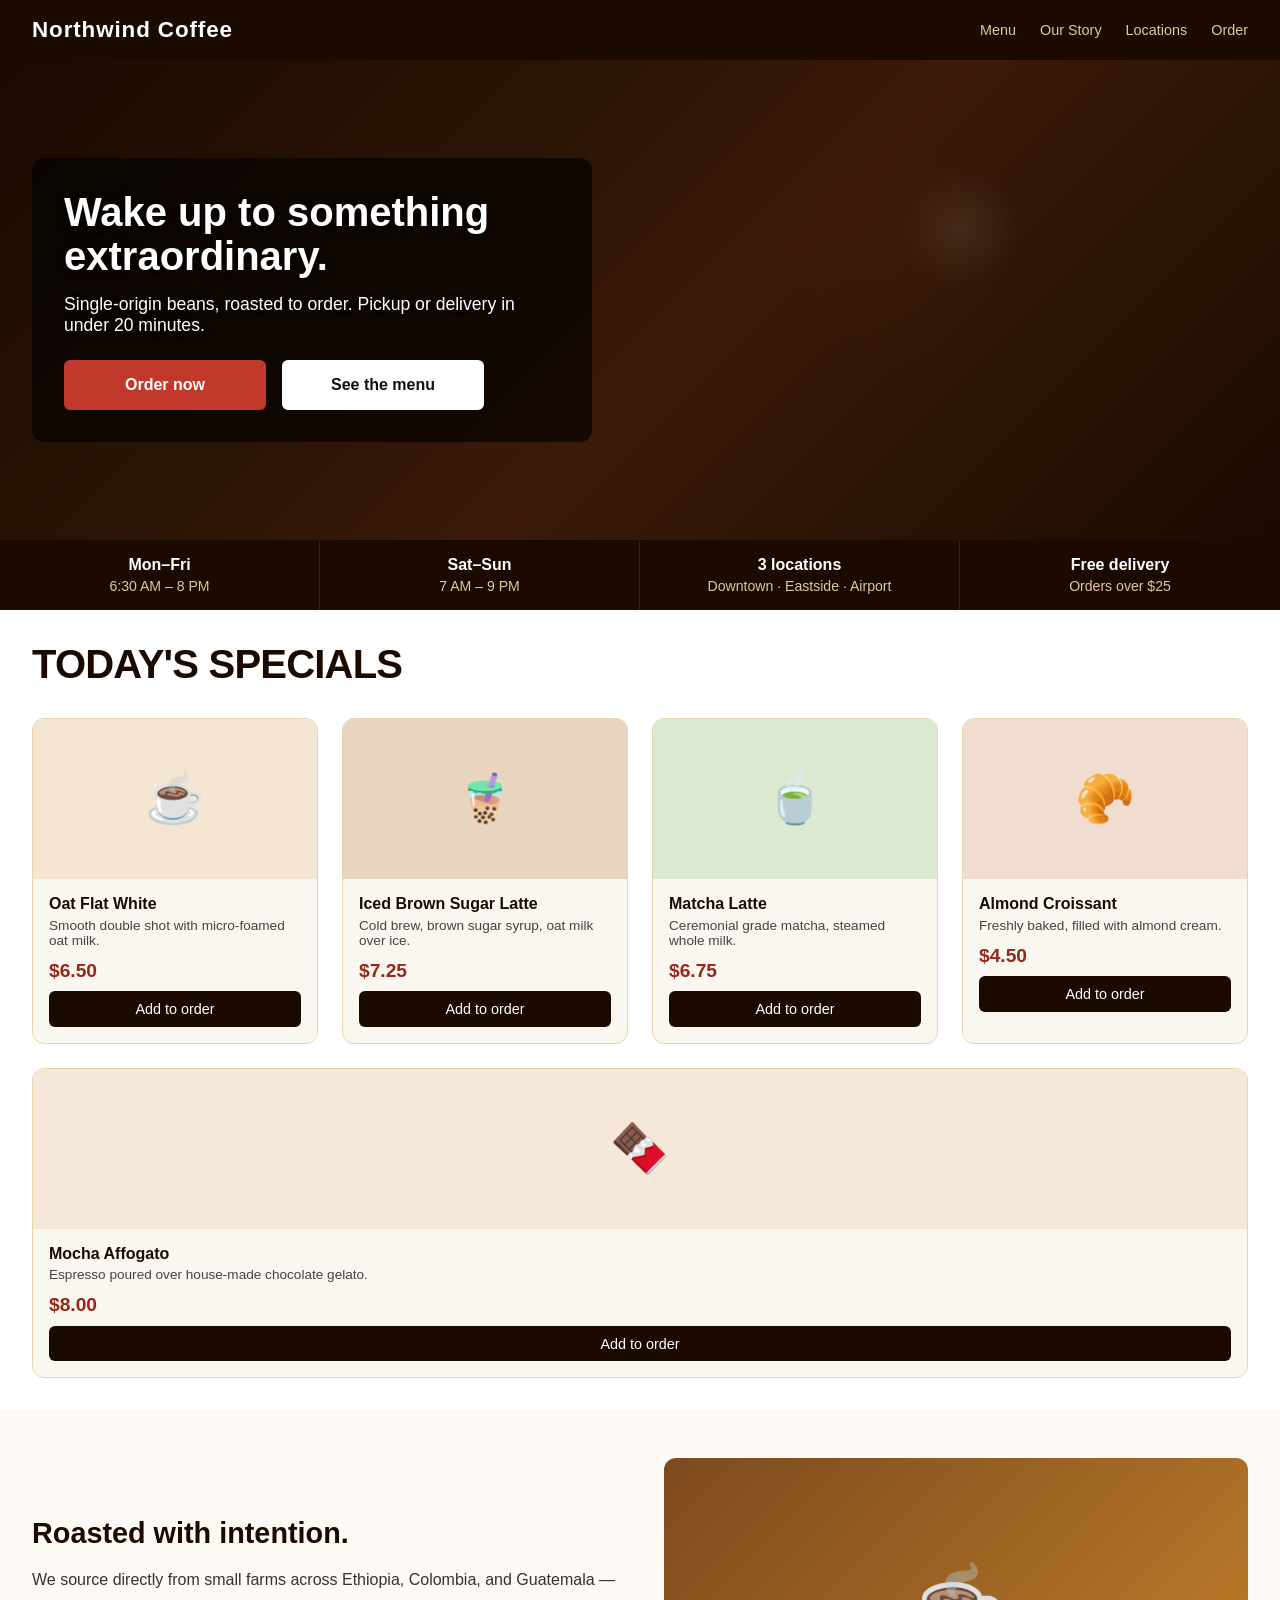
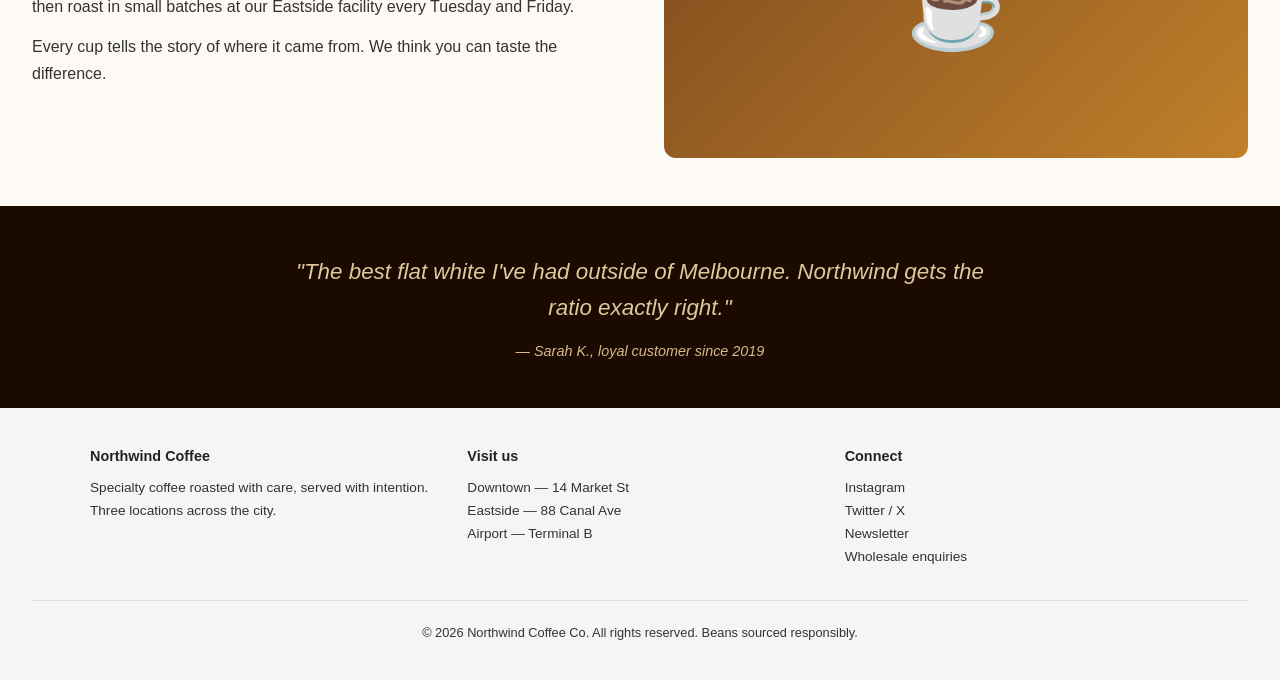
<file: sample_runs/75afaa44/fixed.html>
<!DOCTYPE html>
<html lang="en">
<head>
  <meta charset="UTF-8">
  <meta name="viewport" content="width=device-width, initial-scale=1.0">
  <title>Northwind Coffee</title>
  <style>
    /* ── Reset ───────────────────────────────────────────────── */
    * { box-sizing: border-box; margin: 0; padding: 0; }
    html { overflow-x: hidden; max-width: 100%; }
    body { font-family: 'Segoe UI', Arial, sans-serif; background: #fff; color: #1a1a1a; overflow-x: hidden; max-width: 100%; }

    /* ── Nav ─────────────────────────────────────────────────── */
    nav {
      display: flex;
      justify-content: space-between;
      align-items: center;
      padding: 0 2rem;
      height: 60px;
      background: #1a0a00;
      color: #fff;
      max-width: 100%;
      box-sizing: border-box;
      flex-wrap: wrap;
    }
    .logo { font-size: 1.4rem; font-weight: 700; letter-spacing: .04em; }
    .nav-links { display: flex; gap: 1.5rem; list-style: none; flex-wrap: wrap; max-width: 100%; box-sizing: border-box; }
    .nav-links a { color: #e0c89a; text-decoration: none; font-size: .9rem; }
    .nav-links li { max-width: 100%; box-sizing: border-box; }

    /* ── Hero ─────────────────────────────────────────────────── */
    .hero {
      position: relative;
      min-height: 480px;
      display: flex;
      flex-direction: column;
      justify-content: center;
      padding: 3rem 2rem;
      background: linear-gradient(135deg,
        #1a0a00 0%, #2b1405 35%,
        #3b1a08 55%,
        #2b1405 75%, #1a0a00 100%);
      overflow: hidden;
      max-width: 100%;
      box-sizing: border-box;
    }
    .hero::before {
      content: '';
      position: absolute; inset: 0;
      background:
        radial-gradient(circle 120px at 70% 40%, rgba(80,40,10,.15) 0%, transparent 100%),
        radial-gradient(circle 60px at 75% 35%, rgba(255,255,255,.08) 0%, transparent 100%);
    }
    .hero-content {
      position: relative;
      max-width: 560px;
      width: 100%;
      box-sizing: border-box;
      background: rgba(0,0,0,.65);
      padding: 2rem;
      border-radius: 12px;
    }
    .hero-content h1 {
      font-size: 2.5rem;
      font-weight: 800;
      color: #ffffff;
      text-shadow: 0 2px 8px rgba(0,0,0,.8);
      line-height: 1.1;
      margin-bottom: 1rem;
      max-width: 100%;
      overflow-wrap: break-word;
    }
    .hero-content p {
      font-size: 1.1rem;
      color: #ffffff;
      text-shadow: 0 1px 6px rgba(0,0,0,.8);
      margin-bottom: 1.5rem;
      max-width: 100%;
      box-sizing: border-box;
      overflow-wrap: break-word;
    }
    .hero-cta-row {
      display: flex;
      gap: 1rem;
      flex-wrap: wrap;
      width: 100%;
      max-width: 420px;
      box-sizing: border-box;
    }
    .btn-primary {
      flex: 1 1 160px;
      min-width: 0;
      max-width: 100%;
      box-sizing: border-box;
      padding: .9rem 1.5rem;
      background: #c0392b;
      color: #fff;
      border: none;
      border-radius: 6px;
      font-size: 1rem;
      font-weight: 700;
      cursor: pointer;
      white-space: normal;
    }
    .btn-secondary {
      flex: 1 1 160px;
      min-width: 0;
      max-width: 100%;
      box-sizing: border-box;
      padding: .9rem 1.5rem;
      background: #ffffff;
      color: #111111;
      border: 2px solid #ffffff;
      border-radius: 6px;
      font-size: 1rem;
      font-weight: 700;
      cursor: pointer;
      white-space: normal;
    }
    .hero a { max-width: 100%; box-sizing: border-box; }

    /* ── Info bar ────────────────────────────────────────────── */
    .info-bar {
      display: flex;
      gap: 0;
      background: #1a0a00;
      color: #e0c89a;
      flex-wrap: wrap;
      max-width: 100%;
      box-sizing: border-box;
    }
    .info-item {
      flex: 1 1 180px;
      min-width: 0;
      max-width: 100%;
      box-sizing: border-box;
      padding: 1rem 1.5rem;
      text-align: center;
      font-size: .88rem;
      border-right: 1px solid rgba(255,255,255,.1);
    }
    .info-item:last-child { border-right: none; }
    .info-item strong { display: block; font-size: 1rem; color: #fff; margin-bottom: .25rem; }

    /* ── Specials heading ──────────────────────────────────────── */
    .specials-section {
      padding: 2rem 2rem 0;
      overflow: hidden;
      max-width: 100%;
      box-sizing: border-box;
    }
    .specials-heading {
      font-size: 2.5rem;
      font-weight: 900;
      letter-spacing: -.02em;
      color: #1a0a00;
      line-height: 1.1;
      margin-bottom: 2rem;
      white-space: normal;
      max-width: 100%;
      overflow-wrap: break-word;
      box-sizing: border-box;
    }

    /* ── Menu grid ─────────────────────────────────────────────── */
    .menu-grid {
      display: flex;
      gap: 1.5rem;
      padding: 0 2rem 2rem;
      flex-wrap: wrap;
      max-width: 100%;
      box-sizing: border-box;
    }
    .menu-card {
      flex: 1 1 240px;
      min-width: 0;
      max-width: 100%;
      box-sizing: border-box;
      background: #faf6f0;
      border: 1px solid #e8d5b0;
      border-radius: 12px;
      overflow: hidden;
      flex-shrink: 1;
    }
    /* Color swatch stands in for a product photo */
    .card-img {
      height: 160px;
      display: flex;
      align-items: center;
      justify-content: center;
      font-size: 3rem;
      max-width: 100%;
      box-sizing: border-box;
    }
    .card-body { padding: 1rem; max-width: 100%; box-sizing: border-box; }
    .card-body h3 { font-size: 1rem; font-weight: 700; color: #1a0a00; margin-bottom: .3rem; }
    .card-body p  { font-size: .85rem; color: #444444; margin-bottom: .75rem; max-width: 100%; box-sizing: border-box; overflow-wrap: break-word; }
    .card-price {
      font-size: 1.2rem;
      font-weight: 800;
      color: #96281b;
      margin-bottom: .6rem;
    }
    .add-btn {
      display: block;
      width: 100%;
      max-width: 100%;
      box-sizing: border-box;
      padding: .6rem;
      background: #1a0a00;
      color: #fff;
      border: none;
      border-radius: 6px;
      font-size: .9rem;
      cursor: pointer;
      text-align: center;
    }

    /* ── Story section ──────────────────────────────────────────── */
    .story {
      display: grid;
      grid-template-columns: 1fr 1fr;
      gap: 3rem;
      padding: 3rem 2rem;
      background: #fdf9f4;
      align-items: center;
      max-width: 100%;
      box-sizing: border-box;
    }
    .story-text h2 { font-size: 1.8rem; font-weight: 700; color: #1a0a00; margin-bottom: 1rem; }
    .story-text p  { color: #333333; line-height: 1.7; margin-bottom: .75rem; }
    .story-img {
      height: 300px;
      border-radius: 12px;
      background: linear-gradient(135deg, #7d4a1e 0%, #c0802a 100%);
      display: flex;
      align-items: center;
      justify-content: center;
      font-size: 5rem;
      max-width: 100%;
      box-sizing: border-box;
    }

    /* ── Testimonial ─────────────────────────────────────────────── */
    .testimonial {
      padding: 3rem 2rem;
      text-align: center;
      background: #1a0a00;
      max-width: 100%;
      box-sizing: border-box;
    }
    .testimonial blockquote {
      font-size: 1.4rem;
      font-style: italic;
      color: #e0c89a;
      max-width: 700px;
      margin: 0 auto 1rem;
      line-height: 1.6;
      box-sizing: border-box;
    }
    .testimonial cite { color: #d9b98a; font-size: .9rem; }

    /* ── Footer ───────────────────────────────────────────────────── */
    footer {
      background: #f5f5f5;
      padding: 2.5rem 2rem;
      max-width: 100%;
      box-sizing: border-box;
    }
    .footer-inner {
      display: grid;
      grid-template-columns: repeat(3, 1fr);
      gap: 2rem;
      max-width: 1100px;
      margin: 0 auto;
      box-sizing: border-box;
    }
    .footer-col h4 { font-size: .9rem; font-weight: 700; color: #222222; margin-bottom: .75rem; }
    .footer-col p, .footer-col a {
      font-size: .85rem;
      color: #333333;
      line-height: 1.7;
      text-decoration: none;
      display: block;
      overflow-wrap: break-word;
    }
    .footer-bottom {
      text-align: center;
      margin-top: 2rem;
      padding-top: 1.5rem;
      border-top: 1px solid #e0e0e0;
      font-size: .8rem;
      color: #333333;
    }

    a { max-width: 100%; box-sizing: border-box; }
    p { max-width: 100%; box-sizing: border-box; overflow-wrap: break-word; }
    li { max-width: 100%; box-sizing: border-box; }
    div.menu-card { max-width: 100%; box-sizing: border-box; }

    @media (max-width: 768px) {
      nav { padding: 0.75rem 1rem; height: auto; gap: 0.5rem; }
      .hero { padding: 2rem 1rem; }
      .hero-content { padding: 1.5rem; }
      .hero-content h1 { font-size: 2rem; }
      .hero-cta-row { max-width: 100%; }
      .info-item { flex: 1 1 45%; border-right: none; border-bottom: 1px solid rgba(255,255,255,.1); }
      .specials-section { padding: 1.5rem 1rem 0; }
      .specials-heading { font-size: 2rem; }
      .menu-grid { padding: 0 1rem 1.5rem; }
      .menu-card { flex: 1 1 100%; }
      .story { grid-template-columns: 1fr; gap: 1.5rem; padding: 2rem 1rem; }
      .footer-inner { grid-template-columns: 1fr; }
    }
  </style>
</head>
<body>

  <nav>
    <span class="logo">Northwind Coffee</span>
    <ul class="nav-links">
      <li><a href="#">Menu</a></li>
      <li><a href="#">Our Story</a></li>
      <li><a href="#">Locations</a></li>
      <li><a href="#">Order</a></li>
    </ul>
  </nav>

  <!-- BUG 1: white text on near-white gradient zone -->
  <!-- BUG 2: rigid 420px CTA row clips on mobile    -->
  <section class="hero">
    <div class="hero-content">
      <h1>Wake up to something extraordinary.</h1>
      <p>Single-origin beans, roasted to order. Pickup or delivery in under 20 minutes.</p>
      <div class="hero-cta-row">
        <button class="btn-primary">Order now</button>
        <button class="btn-secondary">See the menu</button>
      </div>
    </div>
  </section>

  <div class="info-bar">
    <div class="info-item"><strong>Mon–Fri</strong>6:30 AM – 8 PM</div>
    <div class="info-item"><strong>Sat–Sun</strong>7 AM – 9 PM</div>
    <div class="info-item"><strong>3 locations</strong>Downtown · Eastside · Airport</div>
    <div class="info-item"><strong>Free delivery</strong>Orders over $25</div>
  </div>

  <!-- BUG 4: 120px heading forces horizontal scroll -->
  <!-- BUG 3: flex menu grid overflows on mobile      -->
  <div class="specials-section">
    <h2 class="specials-heading">TODAY'S SPECIALS</h2>
  </div>
  <div class="menu-grid">
    <div class="menu-card">
      <div class="card-img" style="background:#f5e6d3;">☕</div>
      <div class="card-body">
        <h3>Oat Flat White</h3>
        <p>Smooth double shot with micro-foamed oat milk.</p>
        <div class="card-price">$6.50</div>
        <button class="add-btn">Add to order</button>
      </div>
    </div>
    <div class="menu-card">
      <div class="card-img" style="background:#e8d5c0;">🧋</div>
      <div class="card-body">
        <h3>Iced Brown Sugar Latte</h3>
        <p>Cold brew, brown sugar syrup, oat milk over ice.</p>
        <div class="card-price">$7.25</div>
        <button class="add-btn">Add to order</button>
      </div>
    </div>
    <div class="menu-card">
      <div class="card-img" style="background:#dde8d0;">🍵</div>
      <div class="card-body">
        <h3>Matcha Latte</h3>
        <p>Ceremonial grade matcha, steamed whole milk.</p>
        <div class="card-price">$6.75</div>
        <button class="add-btn">Add to order</button>
      </div>
    </div>
    <div class="menu-card">
      <div class="card-img" style="background:#f0ddd0;">🥐</div>
      <div class="card-body">
        <h3>Almond Croissant</h3>
        <p>Freshly baked, filled with almond cream.</p>
        <div class="card-price">$4.50</div>
        <button class="add-btn">Add to order</button>
      </div>
    </div>
    <div class="menu-card">
      <div class="card-img" style="background:#f5e8d8;">🍫</div>
      <div class="card-body">
        <h3>Mocha Affogato</h3>
        <p>Espresso poured over house-made chocolate gelato.</p>
        <div class="card-price">$8.00</div>
        <button class="add-btn">Add to order</button>
      </div>
    </div>
  </div>

  <section class="story">
    <div class="story-text">
      <h2>Roasted with intention.</h2>
      <p>We source directly from small farms across Ethiopia, Colombia, and Guatemala — then roast in small batches at our Eastside facility every Tuesday and Friday.</p>
      <p>Every cup tells the story of where it came from. We think you can taste the difference.</p>
    </div>
    <div class="story-img">☕</div>
  </section>

  <section class="testimonial">
    <blockquote>"The best flat white I've had outside of Melbourne. Northwind gets the ratio exactly right."</blockquote>
    <cite>— Sarah K., loyal customer since 2019</cite>
  </section>

  <!-- BUG 5: #bbb text on #f5f5f5 → contrast 1.7:1 -->
  <footer>
    <div class="footer-inner">
      <div class="footer-col">
        <h4>Northwind Coffee</h4>
        <p>Specialty coffee roasted with care, served with intention. Three locations across the city.</p>
      </div>
      <div class="footer-col">
        <h4>Visit us</h4>
        <a href="#">Downtown — 14 Market St</a>
        <a href="#">Eastside — 88 Canal Ave</a>
        <a href="#">Airport — Terminal B</a>
      </div>
      <div class="footer-col">
        <h4>Connect</h4>
        <a href="#">Instagram</a>
        <a href="#">Twitter / X</a>
        <a href="#">Newsletter</a>
        <a href="#">Wholesale enquiries</a>
      </div>
    </div>
    <p class="footer-bottom">© 2026 Northwind Coffee Co. All rights reserved. Beans sourced responsibly.</p>
  </footer>

</body>
</html>
</file>
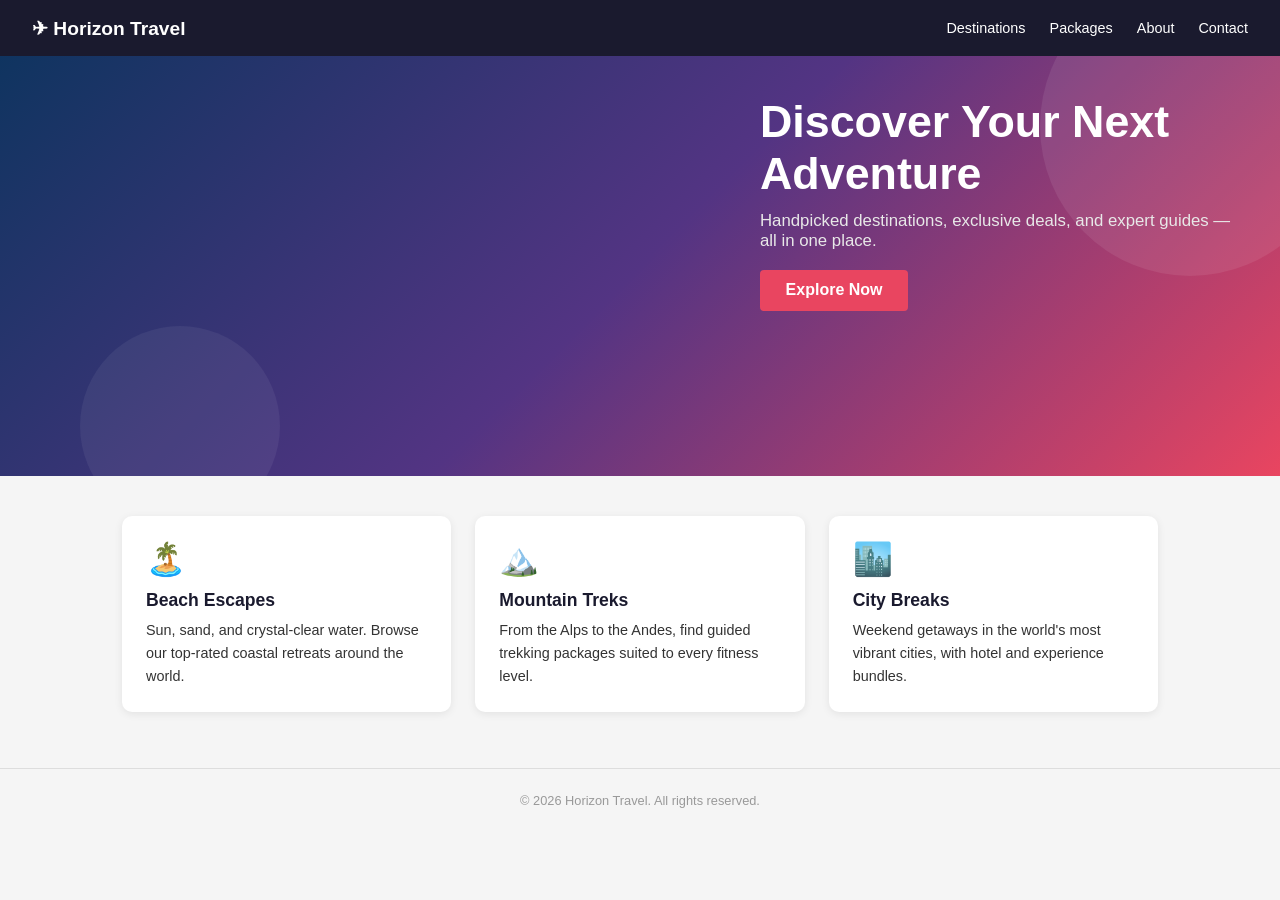
<file: sample_runs/b486c55b/fixed.html>
<!DOCTYPE html>
<html lang="en">
<head>
  <meta charset="UTF-8">
  <meta name="viewport" content="width=device-width, initial-scale=1.0">
  <title>Horizon Travel — Demo 1</title>
  <style>
    /* ── Reset & base ──────────────────────────────────────────────────────── */
    * { box-sizing: border-box; margin: 0; padding: 0; }
    body { font-family: 'Segoe UI', Arial, sans-serif; background: #f5f5f5; }
    html, body { max-width: 100%; overflow-x: hidden; box-sizing: border-box; }

    /* ── Nav ───────────────────────────────────────────────────────────────── */
    nav {
      background: #1a1a2e;
      display: flex;
      align-items: center;
      justify-content: space-between;
      padding: 0 2rem;
      height: 56px;
      max-width: 100%;
      box-sizing: border-box;
      flex-wrap: wrap;
    }
    nav .logo { color: #fff; font-weight: 700; font-size: 1.2rem; }
    nav ul { list-style: none; display: flex; gap: 1.5rem; max-width: 100%; box-sizing: border-box; flex-wrap: wrap; }
    nav ul a { color: #ffffff; text-decoration: none; font-size: .9rem; }
    nav ul li { color: #ffffff; max-width: 100%; box-sizing: border-box; }

    /* ── Hero ──────────────────────────────────────────────────────────────── */
    .hero {
      position: relative;
      height: 420px;
      /* Gradient that looks like a travel photo */
      background: linear-gradient(135deg, #0f3460 0%, #533483 50%, #e94560 100%);
      overflow: hidden;
      max-width: 100%;
      box-sizing: border-box;
    }
    /* Decorative pseudo-image shapes */
    .hero::before {
      content: '';
      position: absolute;
      width: 300px; height: 300px;
      border-radius: 50%;
      background: rgba(255,255,255,.08);
      top: -80px; right: -60px;
    }
    .hero::after {
      content: '';
      position: absolute;
      width: 200px; height: 200px;
      border-radius: 50%;
      background: rgba(255,255,255,.06);
      bottom: -50px; left: 80px;
    }

    /* BUG 1 ─ hero text has NO background / shadow, white text on light area
               of gradient → contrast ratio drops below 3:1 on the right half */
    .hero-content {
      position: absolute;
      /* Deliberately placed where the gradient is lightest (top-right) */
      top: 40px;
      right: 40px;
      width: 480px;
      max-width: 100%;
      box-sizing: border-box;
      /* no text-shadow, no semi-opaque backdrop */
    }
    .hero-content h1 {
      font-size: 2.8rem;
      color: #ffffff;          /* white on near-white gradient area → bad */
      line-height: 1.15;
    }
    .hero-content p {
      margin-top: .75rem;
      font-size: 1.05rem;
      /* BUG 2 ─ very light grey text on the light part of the gradient
                 contrast ratio ≈ 1.8:1 — fails WCAG AA (needs 4.5:1) */
      color: #e8e8e8;
    }
    .hero-content .cta {
      display: inline-block;
      margin-top: 1.2rem;
      padding: .7rem 1.6rem;
      background: #e94560;
      color: #fff;
      border-radius: 4px;
      text-decoration: none;
      font-weight: 600;
    }

    /* ── Feature cards ─────────────────────────────────────────────────────── */
    .features {
      display: flex;
      gap: 1.5rem;
      padding: 2.5rem 2rem;
      max-width: 1100px;
      margin: 0 auto;
      flex-wrap: wrap;
      box-sizing: border-box;
      width: 100%;
    }
    .card {
      flex: 1;
      background: #fff;
      border-radius: 10px;
      padding: 1.5rem;
      box-shadow: 0 2px 8px rgba(0,0,0,.08);
      min-width: 0;
      max-width: 100%;
      box-sizing: border-box;
    }
    .card h3 { font-size: 1.1rem; color: #1a1a2e; margin-bottom: .5rem; }
    /* BUG 2 continued ─ body copy uses near-white-on-white colour */
    .card p  { font-size: .9rem; color: #333333; line-height: 1.6; }
    /*                                  ^^^^^^^ contrast ratio ≈ 1.5:1 on white */

    .card .icon {
      font-size: 2rem;
      margin-bottom: .75rem;
    }

    /* ── Footer ────────────────────────────────────────────────────────────── */
    footer {
      text-align: center;
      padding: 1.5rem;
      font-size: .8rem;
      color: #999;
      border-top: 1px solid #ddd;
      margin-top: 1rem;
      max-width: 100%;
      max-width: 100vw;
      box-sizing: border-box;
      width: 100%;
      overflow-wrap: break-word;
      position: relative;
      left: 0;
      right: 0;
      transform: none;
      margin-left: 0;
      margin-right: 0;
    }

    ul { max-width: 100%; box-sizing: border-box; }

    @media (max-width: 600px) {
      body { padding-bottom: 70px; }
      nav {
        height: auto;
        min-height: 56px;
        padding: 0.75rem 1rem;
        gap: 0.5rem;
        width: 100%;
      }
      nav ul {
        gap: 1rem;
        width: 100%;
        flex-wrap: wrap;
      }
      .hero {
        height: auto;
        min-height: 320px;
        padding: 2rem 1rem;
      }
      .hero-content {
        position: relative;
        top: auto;
        right: auto;
        left: auto;
        width: 100%;
        max-width: 100%;
      }
      .hero-content h1 {
        font-size: 2rem;
      }
      .features {
        flex-direction: column;
        padding: 1.5rem 1rem;
        width: 100%;
      }
      .card {
        flex: none;
        width: 100%;
      }
      footer {
        padding: 1rem 1rem;
        position: fixed;
        bottom: 0;
        left: 0;
        right: 0;
        width: 100%;
        max-width: 100vw;
        box-sizing: border-box;
        background: #f5f5f5;
        z-index: 100;
        margin-top: 0;
        margin-left: 0;
        margin-right: 0;
        transform: none;
      }
    }
  </style>
</head>
<body>

  <nav>
    <span class="logo">✈ Horizon Travel</span>
    <ul>
      <li><a href="#">Destinations</a></li>
      <li><a href="#">Packages</a></li>
      <li><a href="#">About</a></li>
      <li><a href="#">Contact</a></li>
    </ul>
  </nav>

  <!-- Hero: text overlaps light part of gradient = BUG 1 (overlap / readability)
             light text colour = BUG 2 (contrast) -->
  <section class="hero">
    <div class="hero-content">
      <h1>Discover Your Next Adventure</h1>
      <p>Handpicked destinations, exclusive deals, and expert guides — all in one place.</p>
      <a class="cta" href="#">Explore Now</a>
    </div>
  </section>

  <!-- Cards: body text colour is #c8c8c8 on white = BUG 2 (contrast) -->
  <section class="features">
    <div class="card">
      <div class="icon">🏝️</div>
      <h3>Beach Escapes</h3>
      <p>Sun, sand, and crystal-clear water. Browse our top-rated coastal retreats around the world.</p>
    </div>
    <div class="card">
      <div class="icon">🏔️</div>
      <h3>Mountain Treks</h3>
      <p>From the Alps to the Andes, find guided trekking packages suited to every fitness level.</p>
    </div>
    <div class="card">
      <div class="icon">🏙️</div>
      <h3>City Breaks</h3>
      <p>Weekend getaways in the world's most vibrant cities, with hotel and experience bundles.</p>
    </div>
  </section>

  <footer>© 2026 Horizon Travel. All rights reserved.</footer>

</body>
</html>
</file>
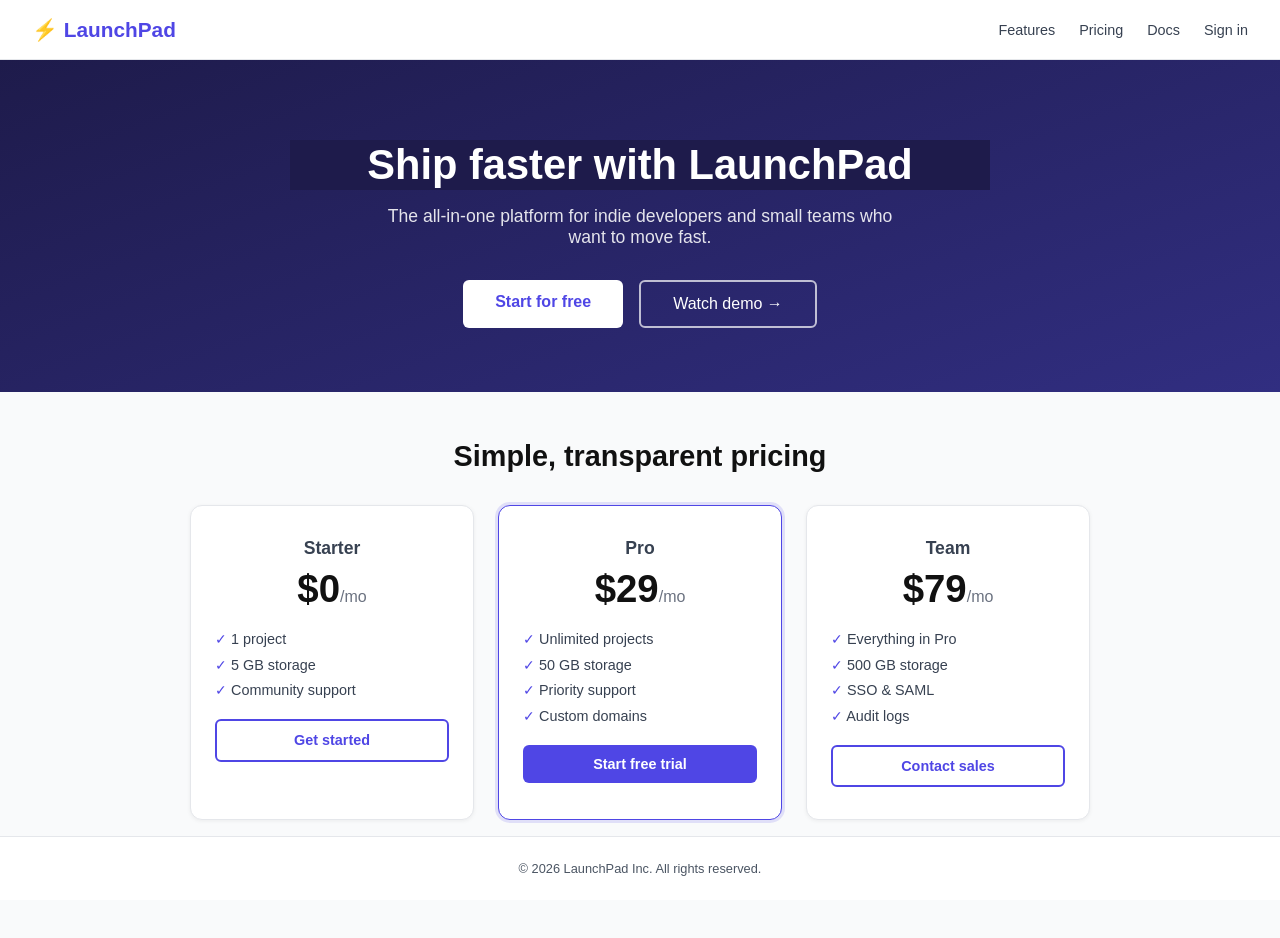
<file: sample_runs/eef541d9/fixed.html>
<!DOCTYPE html>
<html lang="en">
<head>
  <meta charset="UTF-8">
  <meta name="viewport" content="width=device-width, initial-scale=1.0">
  <title>LaunchPad SaaS — Demo 2</title>
  <style>
    /* ── Reset & base ──────────────────────────────────────────────────────── */
    * { box-sizing: border-box; margin: 0; padding: 0; }
    html { max-width: 100%; overflow-x: hidden; box-sizing: border-box; }
    body { font-family: 'Segoe UI', Arial, sans-serif; background: #f9fafb; color: #111; max-width: 100%; overflow-x: hidden; box-sizing: border-box; padding-bottom: 70px; }

    /* ── Nav ───────────────────────────────────────────────────────────────── */
    nav {
      background: #fff;
      border-bottom: 1px solid #e5e7eb;
      display: flex;
      align-items: center;
      justify-content: space-between;
      padding: 0 2rem;
      height: 60px;
      max-width: 100%;
      box-sizing: border-box;
    }
    nav .logo { font-weight: 800; font-size: 1.3rem; color: #4f46e5; }
    nav .nav-links { display: flex; gap: 1.5rem; }
    nav .nav-links a { color: #374151; text-decoration: none; font-size: .9rem; }

    /* ── Hero ──────────────────────────────────────────────────────────────── */
    .hero {
      background-color: #1e1b4b;
      background: linear-gradient(160deg, #1e1b4b 0%, #312e81 100%);
      background-color: #1e1b4b;
      color: #fff;
      padding: 5rem 2rem 4rem;
      text-align: center;
      max-width: 100%;
      box-sizing: border-box;
    }
    .hero h1 { font-size: 2.6rem; line-height: 1.2; max-width: 700px; margin: 0 auto; color: #ffffff; background-color: #1e1b4b; box-sizing: border-box; }
    .hero p  { margin-top: 1rem; font-size: 1.1rem; opacity: .88; max-width: 520px; margin: 1rem auto 0; color: #ffffff; }

    /* ── CTA row ─────────────────────────────────────────────────────────────
       BUG 1 ─ The button row uses a fixed pixel width that exceeds the
                viewport on mobile.  On screens ≤ 480 px the right button
                is clipped and unreachable.                                   */
    .cta-row {
      display: flex;
      gap: 1rem;
      justify-content: center;
      margin-top: 2rem;
      width: 100%;
      max-width: 600px;
      margin-left: auto;
      margin-right: auto;
      flex-wrap: wrap;
      box-sizing: border-box;
      padding-left: 1rem;
      padding-right: 1rem;
    }
    .btn-primary {
      padding: .8rem 2rem;
      background: #fff;
      color: #4f46e5;
      font-weight: 700;
      border-radius: 6px;
      text-decoration: none;
      white-space: nowrap;
      flex-shrink: 1;
      flex-grow: 0;
      min-width: 0;
      max-width: 100%;
      box-sizing: border-box;
    }
    .btn-secondary {
      padding: .8rem 2rem;
      background: transparent;
      color: #fff;
      border: 2px solid rgba(255,255,255,.7);
      border-radius: 6px;
      text-decoration: none;
      white-space: nowrap;
      flex-shrink: 1;
      min-width: 0;
      max-width: 100%;
      box-sizing: border-box;
    }

    /* ── Pricing ─────────────────────────────────────────────────────────────
       BUG 2 ─ The three pricing cards are in a rigid 900 px row.
                On a 390 px mobile viewport they overflow horizontally
                instead of stacking.                                          */
    .pricing {
      padding: 3rem 2rem;
      text-align: center;
      max-width: 100%;
      box-sizing: border-box;
    }
    .pricing h2 { font-size: 1.8rem; margin-bottom: 2rem; color: #111; }

    .plans {
      display: flex;
      gap: 1.5rem;
      justify-content: center;
      width: 100%;
      max-width: 900px;
      margin: 0 auto;
      flex-wrap: wrap;
      box-sizing: border-box;
    }
    .plan {
      background: #fff;
      border: 1px solid #e5e7eb;
      border-radius: 12px;
      padding: 2rem 1.5rem;
      flex: 1 1 260px;
      min-width: 0;
      max-width: 100%;
      box-sizing: border-box;
      box-shadow: 0 1px 4px rgba(0,0,0,.06);
    }
    .plan.featured {
      border-color: #4f46e5;
      box-shadow: 0 0 0 3px rgba(79,70,229,.15);
    }
    .plan h3  { font-size: 1.1rem; color: #374151; }
    .plan .price { font-size: 2.4rem; font-weight: 800; color: #111; margin: .5rem 0; }
    .plan .price span { font-size: 1rem; font-weight: 400; color: #6b7280; }
    .plan ul  { list-style: none; text-align: left; margin: 1rem 0; font-size: .9rem; color: #374151; }
    .plan ul li { padding: .3rem 0; }
    .plan ul li::before { content: '✓  '; color: #4f46e5; }
    .plan .btn {
      display: block;
      padding: .7rem;
      text-align: center;
      border-radius: 6px;
      text-decoration: none;
      font-weight: 600;
      font-size: .9rem;
      max-width: 100%;
      box-sizing: border-box;
    }
    .plan .btn-outline { border: 2px solid #4f46e5; color: #4f46e5; }
    .plan.featured .btn { background: #4f46e5; color: #fff; }

    /* ── Footer ────────────────────────────────────────────────────────────── */
    footer {
      text-align: center;
      padding: 1.5rem;
      font-size: .8rem;
      color: #4b5563;
      border-top: 1px solid #e5e7eb;
      background: #ffffff;
      width: 100%;
      max-width: 100%;
      box-sizing: border-box;
      position: fixed;
      left: 0;
      right: 0;
      top: auto;
      bottom: 0;
      transform: none;
      margin: 0 auto;
      overflow-wrap: break-word;
      display: block;
      visibility: visible;
      opacity: 1;
      z-index: 10;
    }

    @media (max-width: 600px) {
      nav { padding: 0 1rem; flex-wrap: wrap; height: auto; min-height: 60px; padding-top: .75rem; padding-bottom: .75rem; }
      .hero { padding: 3rem 1rem 2.5rem; }
      .hero h1 { font-size: 2rem; max-width: 100%; }
      .cta-row { flex-direction: column; align-items: center; width: 100%; max-width: 100%; }
      .plans { flex-direction: column; align-items: stretch; max-width: 100%; }
      .plan { flex: 1 1 auto; width: 100%; }
      footer { padding: 1.5rem 1rem; }
    }
  </style>
</head>
<body>

  <nav>
    <span class="logo">⚡ LaunchPad</span>
    <div class="nav-links">
      <a href="#">Features</a>
      <a href="#">Pricing</a>
      <a href="#">Docs</a>
      <a href="#">Sign in</a>
    </div>
  </nav>

  <section class="hero">
    <h1>Ship faster with LaunchPad</h1>
    <p>The all-in-one platform for indie developers and small teams who want to move fast.</p>

    <!-- BUG 1: rigid 600px container clips right button on mobile -->
    <div class="cta-row">
      <a class="btn-primary" href="#">Start for free</a>
      <a class="btn-secondary" href="#">Watch demo →</a>
    </div>
  </section>

  <!-- BUG 2: rigid 900px .plans row overflows on mobile -->
  <section class="pricing">
    <h2>Simple, transparent pricing</h2>
    <div class="plans">
      <div class="plan">
        <h3>Starter</h3>
        <div class="price">$0<span>/mo</span></div>
        <ul>
          <li>1 project</li>
          <li>5 GB storage</li>
          <li>Community support</li>
        </ul>
        <a class="btn btn-outline" href="#">Get started</a>
      </div>
      <div class="plan featured">
        <h3>Pro</h3>
        <div class="price">$29<span>/mo</span></div>
        <ul>
          <li>Unlimited projects</li>
          <li>50 GB storage</li>
          <li>Priority support</li>
          <li>Custom domains</li>
        </ul>
        <a class="btn" href="#">Start free trial</a>
      </div>
      <div class="plan">
        <h3>Team</h3>
        <div class="price">$79<span>/mo</span></div>
        <ul>
          <li>Everything in Pro</li>
          <li>500 GB storage</li>
          <li>SSO &amp; SAML</li>
          <li>Audit logs</li>
        </ul>
        <a class="btn btn-outline" href="#">Contact sales</a>
      </div>
    </div>
  </section>

  <footer>© 2026 LaunchPad Inc. All rights reserved.</footer>

</body>
</html>
</file>
